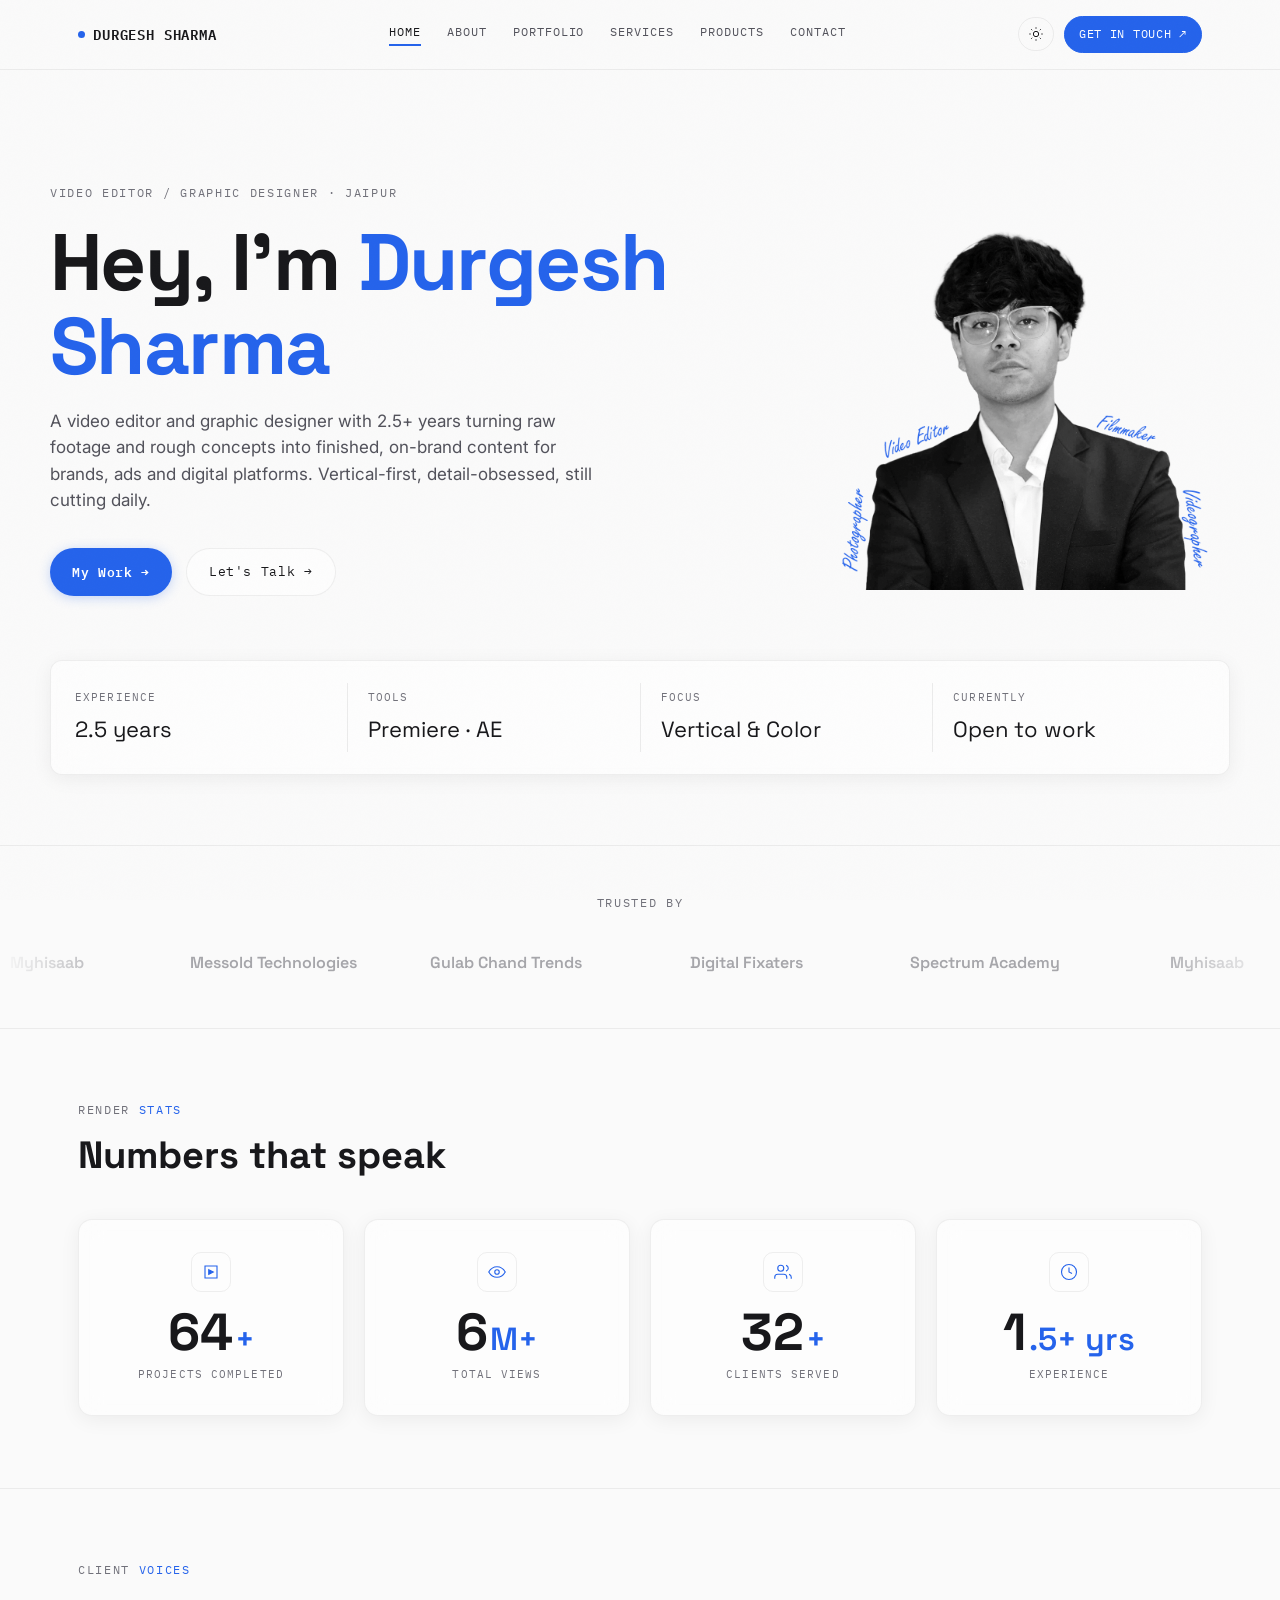
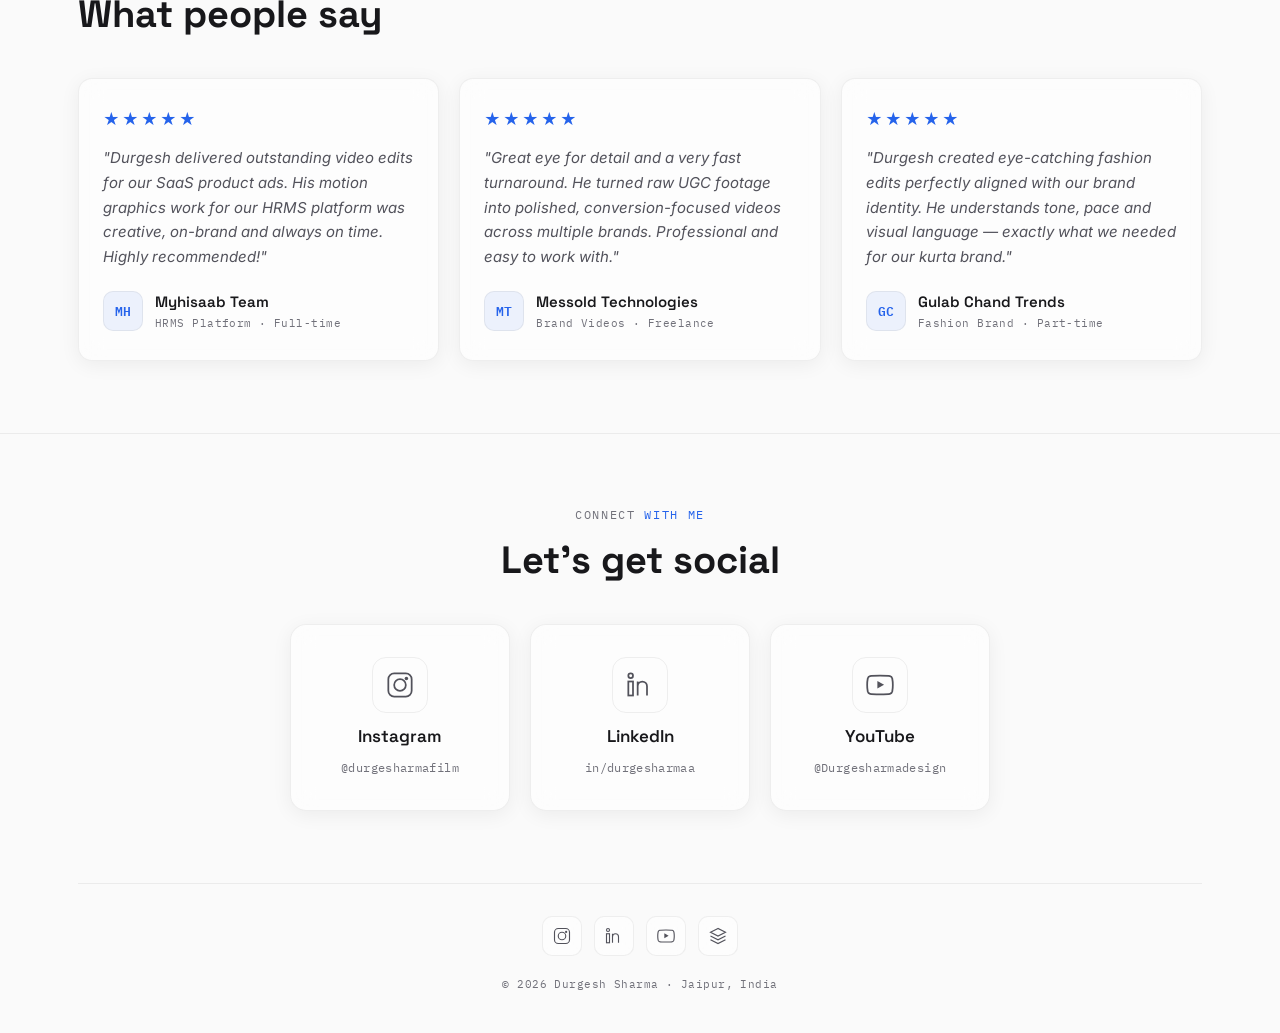
<file: index.html>
<!DOCTYPE html>
<html lang="en">
<head>
<meta charset="UTF-8">
<meta name="viewport" content="width=device-width, initial-scale=1.0">
<title>Durgesh Sharma — Video Editor &amp; Graphic Designer</title>
<meta name="description" content="Durgesh Sharma — video editor and graphic designer in Jaipur. Vertical-first storytelling, motion graphics, color grading and sound design.">
<link rel="preconnect" href="https://fonts.googleapis.com">
<link rel="preconnect" href="https://fonts.gstatic.com" crossorigin>
<link href="https://fonts.googleapis.com/css2?family=Space+Grotesk:wght@400;500;600;700&family=IBM+Plex+Mono:wght@400;500;600&family=Inter:wght@400;500;600&display=swap" rel="stylesheet">
<link rel="stylesheet" href="style.css">
</head>
<body>

<header class="nav">
  <div class="nav-inner">
    <a class="logo" href="index.html"><span class="dot"></span>DURGESH SHARMA</a>
    <nav class="links">
      <a href="index.html" class="active">Home</a>
      <a href="about.html">About</a>
      <a href="portfolio.html">Portfolio</a>
      <a href="services.html">Services</a>
      <a href="products.html">Products</a>
      <a href="contact.html">Contact</a>
    </nav>
    <div class="nav-controls">
      <button class="theme-toggle" id="theme-toggle" aria-label="Toggle light and dark theme">
        <svg class="icon-moon" viewBox="0 0 24 24" fill="none" stroke="currentColor" stroke-width="1.5"><path d="M21 12.79A9 9 0 1111.21 3 7 7 0 0021 12.79z"/></svg>
        <svg class="icon-sun" viewBox="0 0 24 24" fill="none" stroke="currentColor" stroke-width="1.5"><circle cx="12" cy="12" r="4"/><path d="M12 2v2M12 20v2M4.9 4.9l1.4 1.4M17.7 17.7l1.4 1.4M2 12h2M20 12h2M4.9 19.1l1.4-1.4M17.7 6.3l1.4-1.4"/></svg>
      </button>
      <a class="nav-cta" href="contact.html">Get in touch ↗</a>
      <button class="menu-toggle" aria-label="Toggle menu">☰</button>
    </div>
  </div>
</header>

<main>

  <!-- ===== HERO — name-first, reference-style ===== -->
  <section class="hero wrap" style="padding:100px 0 70px;">
    <div class="hero-layout">
      <div class="hero-copy">
        <div class="eyebrow">VIDEO EDITOR / GRAPHIC DESIGNER · JAIPUR</div>
        <h1 class="hero-heading">
          Hey, I'm <span class="hero-name">Durgesh Sharma</span>
        </h1>
        <p style="max-width:560px; font-size:17px; color:var(--body-text); margin:0 0 34px;">
          A video editor and graphic designer with 2.5+ years turning raw footage and rough concepts into finished, on-brand content for brands, ads and digital platforms. Vertical-first, detail-obsessed, still cutting daily.
        </p>
        <div style="display:flex; gap:14px; flex-wrap:wrap;">
          <a class="btn btn-solid" href="portfolio.html">My Work →</a>
          <a class="btn btn-ghost" href="contact.html">Let's Talk →</a>
        </div>
      </div>
      <div class="hero-visual">
        <div class="profile-photo-wrap home-profile-photo">
          <img src="assets/home page photo-transparent.png" alt="Durgesh Sharma" loading="eager">
        </div>
      </div>
    </div>

    <div class="panel reveal home-stats" style="display:flex; flex-wrap:wrap; gap:0; margin-top:50px;">
      <div style="flex:1; min-width:150px; padding:6px 20px 6px 0;">
        <div class="panel-title" style="border:none; padding:0; margin-bottom:6px;">Experience</div>
        <div style="font-family:var(--display); font-size:22px;">2.5 years</div>
      </div>
      <div style="flex:1; min-width:150px; padding:6px 20px; border-left:1px solid var(--line);">
        <div class="panel-title" style="border:none; padding:0; margin-bottom:6px;">Tools</div>
        <div style="font-family:var(--display); font-size:22px;">Premiere · AE</div>
      </div>
      <div style="flex:1; min-width:150px; padding:6px 20px; border-left:1px solid var(--line);">
        <div class="panel-title" style="border:none; padding:0; margin-bottom:6px;">Focus</div>
        <div style="font-family:var(--display); font-size:22px;">Vertical &amp; Color</div>
      </div>
      <div style="flex:1; min-width:150px; padding:6px 0 6px 20px; border-left:1px solid var(--line);">
        <div class="panel-title" style="border:none; padding:0; margin-bottom:6px;">Currently</div>
        <div style="font-family:var(--display); font-size:22px;">Open to work</div>
      </div>
    </div>
  </section>

  <!-- ===== COMPANY LOGOS MARQUEE ===== -->
  <section class="section" style="padding:48px 0; border-top:1px solid var(--glass-border);">
    <div class="wrap">
      <div class="eyebrow" style="text-align:center; margin-bottom:28px;">TRUSTED BY</div>
    </div>
    <div class="marquee-wrap">
      <div class="marquee-track">
        <!-- set 1 -->
        <div class="marquee-logo">
          <svg viewBox="0 0 120 40" fill="none"><text x="10" y="28" font-family="'Space Grotesk', sans-serif" font-size="16" font-weight="600" fill="currentColor">Myhisaab</text></svg>
        </div>
        <div class="marquee-logo">
          <svg viewBox="0 0 180 40" fill="none"><text x="10" y="28" font-family="'Space Grotesk', sans-serif" font-size="16" font-weight="600" fill="currentColor">Messold Technologies</text></svg>
        </div>
        <div class="marquee-logo">
          <svg viewBox="0 0 200 40" fill="none"><text x="10" y="28" font-family="'Space Grotesk', sans-serif" font-size="16" font-weight="600" fill="currentColor">Gulab Chand Trends</text></svg>
        </div>
        <div class="marquee-logo">
          <svg viewBox="0 0 160 40" fill="none"><text x="10" y="28" font-family="'Space Grotesk', sans-serif" font-size="16" font-weight="600" fill="currentColor">Digital Fixaters</text></svg>
        </div>
        <div class="marquee-logo">
          <svg viewBox="0 0 200 40" fill="none"><text x="10" y="28" font-family="'Space Grotesk', sans-serif" font-size="16" font-weight="600" fill="currentColor">Spectrum Academy</text></svg>
        </div>
        <!-- duplicate for seamless loop -->
        <div class="marquee-logo">
          <svg viewBox="0 0 120 40" fill="none"><text x="10" y="28" font-family="'Space Grotesk', sans-serif" font-size="16" font-weight="600" fill="currentColor">Myhisaab</text></svg>
        </div>
        <div class="marquee-logo">
          <svg viewBox="0 0 180 40" fill="none"><text x="10" y="28" font-family="'Space Grotesk', sans-serif" font-size="16" font-weight="600" fill="currentColor">Messold Technologies</text></svg>
        </div>
        <div class="marquee-logo">
          <svg viewBox="0 0 200 40" fill="none"><text x="10" y="28" font-family="'Space Grotesk', sans-serif" font-size="16" font-weight="600" fill="currentColor">Gulab Chand Trends</text></svg>
        </div>
        <div class="marquee-logo">
          <svg viewBox="0 0 160 40" fill="none"><text x="10" y="28" font-family="'Space Grotesk', sans-serif" font-size="16" font-weight="600" fill="currentColor">Digital Fixaters</text></svg>
        </div>
        <div class="marquee-logo">
          <svg viewBox="0 0 200 40" fill="none"><text x="10" y="28" font-family="'Space Grotesk', sans-serif" font-size="16" font-weight="600" fill="currentColor">Spectrum Academy</text></svg>
        </div>
      </div>
    </div>
  </section>

  <!-- ===== ANIMATED COUNTERS ===== -->
  <section class="section">
    <div class="wrap">
      <div class="sec-head reveal">
        <div><div class="eyebrow">RENDER <span class="tc">STATS</span></div><h2>Numbers that speak</h2></div>
      </div>
      <div class="counter-strip reveal" style="padding:0;">
        <div class="counter-item">
          <div class="counter-icon"><svg viewBox="0 0 24 24" fill="none" stroke="currentColor" stroke-width="1.5"><path d="M4 4h16v16H4z"/><path d="M9 9l6 3-6 3z" fill="currentColor"/></svg></div>
          <div class="counter-num"><span data-counter="100">0</span><span class="counter-suffix">+</span></div>
          <div class="counter-label">Projects Completed</div>
        </div>
        <div class="counter-item">
          <div class="counter-icon"><svg viewBox="0 0 24 24" fill="none" stroke="currentColor" stroke-width="1.5"><path d="M1 12s4-7 11-7 11 7 11 7-4 7-11 7S1 12 1 12z"/><circle cx="12" cy="12" r="3"/></svg></div>
          <div class="counter-num"><span data-counter="10">0</span><span class="counter-suffix">M+</span></div>
          <div class="counter-label">Total Views</div>
        </div>
        <div class="counter-item">
          <div class="counter-icon"><svg viewBox="0 0 24 24" fill="none" stroke="currentColor" stroke-width="1.5"><path d="M17 21v-2a4 4 0 00-4-4H5a4 4 0 00-4 4v2"/><circle cx="9" cy="7" r="4"/><path d="M23 21v-2a4 4 0 00-3-3.87M16 3.13a4 4 0 010 7.75"/></svg></div>
          <div class="counter-num"><span data-counter="50">0</span><span class="counter-suffix">+</span></div>
          <div class="counter-label">Clients Served</div>
        </div>
        <div class="counter-item">
          <div class="counter-icon"><svg viewBox="0 0 24 24" fill="none" stroke="currentColor" stroke-width="1.5"><circle cx="12" cy="12" r="10"/><path d="M12 6v6l4 2"/></svg></div>
          <div class="counter-num"><span data-counter="2">0</span><span class="counter-suffix">.5+ yrs</span></div>
          <div class="counter-label">Experience</div>
        </div>
      </div>
    </div>
  </section>

  <!-- ===== REVIEWS / TESTIMONIALS ===== -->
  <section class="section">
    <div class="wrap">
      <div class="sec-head reveal">
        <div><div class="eyebrow">CLIENT <span class="tc">VOICES</span></div><h2>What people say</h2></div>
      </div>
      <div class="reviews-grid reveal">

        <div class="review-card">
          <div class="review-stars">★★★★★</div>
          <p class="review-text">"Durgesh delivered outstanding video edits for our SaaS product ads. His motion graphics work for our HRMS platform was creative, on-brand and always on time. Highly recommended!"</p>
          <div class="review-author">
            <div class="review-avatar">MH</div>
            <div>
              <div class="review-name">Myhisaab Team</div>
              <div class="review-role">HRMS Platform · Full-time</div>
            </div>
          </div>
        </div>

        <div class="review-card">
          <div class="review-stars">★★★★★</div>
          <p class="review-text">"Great eye for detail and a very fast turnaround. He turned raw UGC footage into polished, conversion-focused videos across multiple brands. Professional and easy to work with."</p>
          <div class="review-author">
            <div class="review-avatar">MT</div>
            <div>
              <div class="review-name">Messold Technologies</div>
              <div class="review-role">Brand Videos · Freelance</div>
            </div>
          </div>
        </div>

        <div class="review-card">
          <div class="review-stars">★★★★★</div>
          <p class="review-text">"Durgesh created eye-catching fashion edits perfectly aligned with our brand identity. He understands tone, pace and visual language — exactly what we needed for our kurta brand."</p>
          <div class="review-author">
            <div class="review-avatar">GC</div>
            <div>
              <div class="review-name">Gulab Chand Trends</div>
              <div class="review-role">Fashion Brand · Part-time</div>
            </div>
          </div>
        </div>

      </div>
    </div>
  </section>

  <!-- ===== SOCIAL CONNECT (bigger icons) ===== -->
  <section class="section">
    <div class="wrap" style="text-align:center;">
      <div class="sec-head reveal" style="justify-content:center;">
        <div style="text-align:center;"><div class="eyebrow">CONNECT <span class="tc">WITH ME</span></div><h2>Let's get social</h2></div>
      </div>
      <div class="social-big-grid reveal">

        <a class="social-big-link" href="https://www.instagram.com/durgesharmafilm/" target="_blank" rel="noopener">
          <div class="social-big-icon">
            <svg viewBox="0 0 24 24" fill="none" stroke="currentColor" stroke-width="1.5"><rect x="2" y="2" width="20" height="20" rx="5"/><circle cx="12" cy="12" r="5"/><circle cx="17.5" cy="6.5" r="1.5" fill="currentColor" stroke="none"/></svg>
          </div>
          <span class="social-big-label">Instagram</span>
          <span class="social-big-handle">@durgesharmafilm</span>
        </a>

        <a class="social-big-link" href="https://www.linkedin.com/in/durgesharmaa/" target="_blank" rel="noopener">
          <div class="social-big-icon">
            <svg viewBox="0 0 24 24" fill="none" stroke="currentColor" stroke-width="1.5"><rect x="2" y="9" width="4" height="12"/><circle cx="4" cy="4" r="2"/><path d="M10 9v12M10 13a4 4 0 018 0v8"/></svg>
          </div>
          <span class="social-big-label">LinkedIn</span>
          <span class="social-big-handle">in/durgesharmaa</span>
        </a>

        <a class="social-big-link" href="https://www.youtube.com/@Durgesharmadesign" target="_blank" rel="noopener">
          <div class="social-big-icon">
            <svg viewBox="0 0 24 24" fill="none" stroke="currentColor" stroke-width="1.5"><path d="M22.5 6.4a2.8 2.8 0 00-2-2C18.9 4 12 4 12 4s-6.9 0-8.5.4a2.8 2.8 0 00-2 2A29.3 29.3 0 001 12a29.3 29.3 0 00.5 5.6 2.8 2.8 0 002 2c1.6.4 8.5.4 8.5.4s6.9 0 8.5-.4a2.8 2.8 0 002-2A29.3 29.3 0 0023 12a29.3 29.3 0 00-.5-5.6z"/><path d="M9.75 15.02l5.75-3.27-5.75-3.27v6.54z" fill="currentColor" stroke="none"/></svg>
          </div>
          <span class="social-big-label">YouTube</span>
          <span class="social-big-handle">@Durgesharmadesign</span>
        </a>

      </div>
    </div>
  </section>

</main>

<footer class="footer-enhanced">
  <div class="footer-inner">
    <div class="footer-divider"></div>
    <div class="footer-socials">
      <div class="social-bar">
        <a class="social-link" href="https://www.instagram.com/durgesharmafilm/" target="_blank" rel="noopener" aria-label="Instagram"><svg viewBox="0 0 24 24" fill="none" stroke="currentColor" stroke-width="1.5"><rect x="2" y="2" width="20" height="20" rx="5"/><circle cx="12" cy="12" r="5"/><circle cx="17.5" cy="6.5" r="1.5" fill="currentColor" stroke="none"/></svg></a>
        <a class="social-link" href="https://www.linkedin.com/in/durgesharmaa/" target="_blank" rel="noopener" aria-label="LinkedIn"><svg viewBox="0 0 24 24" fill="none" stroke="currentColor" stroke-width="1.5"><rect x="2" y="9" width="4" height="12"/><circle cx="4" cy="4" r="2"/><path d="M10 9v12M10 13a4 4 0 018 0v8"/></svg></a>
        <a class="social-link" href="https://www.youtube.com/@Durgesharmadesign" target="_blank" rel="noopener" aria-label="YouTube"><svg viewBox="0 0 24 24" fill="none" stroke="currentColor" stroke-width="1.5"><path d="M22.5 6.4a2.8 2.8 0 00-2-2C18.9 4 12 4 12 4s-6.9 0-8.5.4a2.8 2.8 0 00-2 2A29.3 29.3 0 001 12a29.3 29.3 0 00.5 5.6 2.8 2.8 0 002 2c1.6.4 8.5.4 8.5.4s6.9 0 8.5-.4a2.8 2.8 0 002-2A29.3 29.3 0 0023 12a29.3 29.3 0 00-.5-5.6z"/><path d="M9.75 15.02l5.75-3.27-5.75-3.27v6.54z" fill="currentColor" stroke="none"/></svg></a>
        <a class="social-link" href="https://durgesharma.myportfolio.com/" target="_blank" rel="noopener" aria-label="Adobe Portfolio"><svg viewBox="0 0 24 24" fill="none" stroke="currentColor" stroke-width="1.5"><path d="M12 2L2 7l10 5 10-5-10-5z"/><path d="M2 17l10 5 10-5"/><path d="M2 12l10 5 10-5"/></svg></a>
      </div>
    </div>
    <div class="footer-text">© <span class="yr"></span> Durgesh Sharma · Jaipur, India</div>
  </div>
</footer>

<script src="script.js"></script>
</body>
</html>
</file>
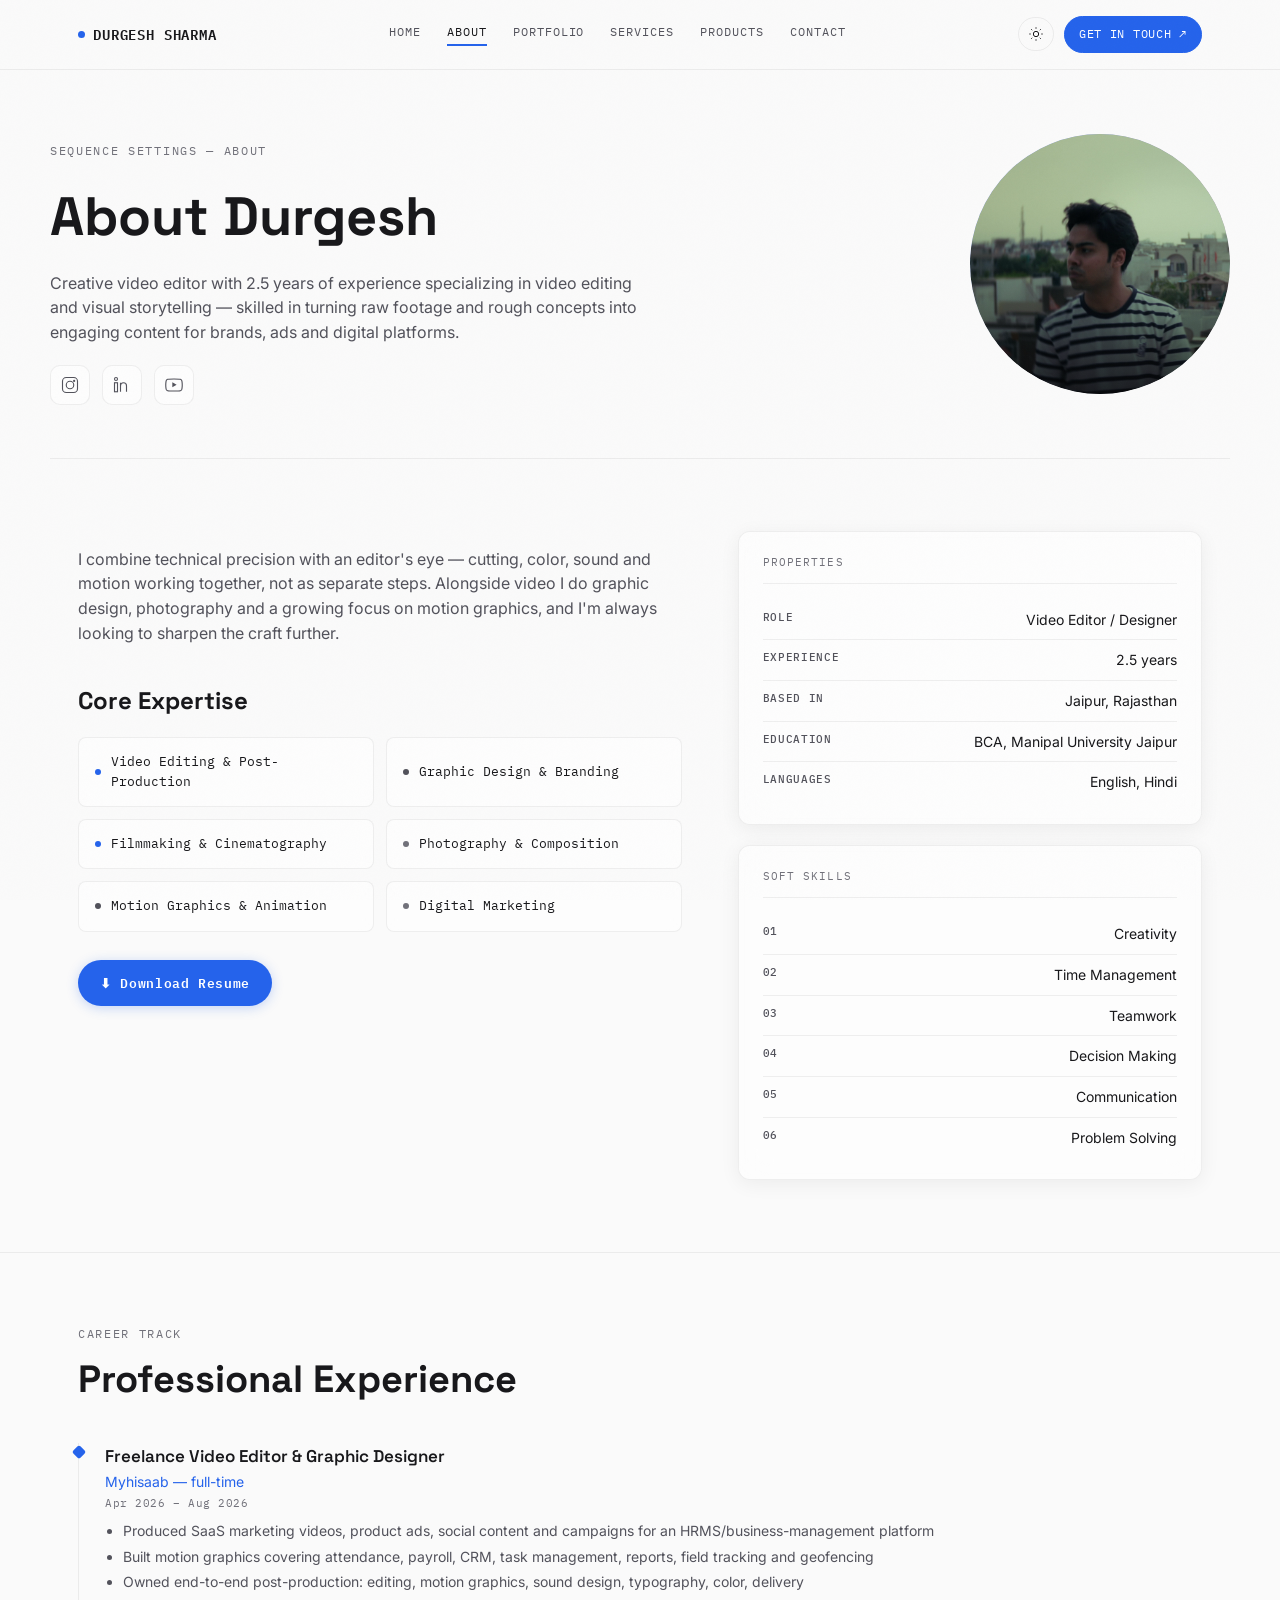
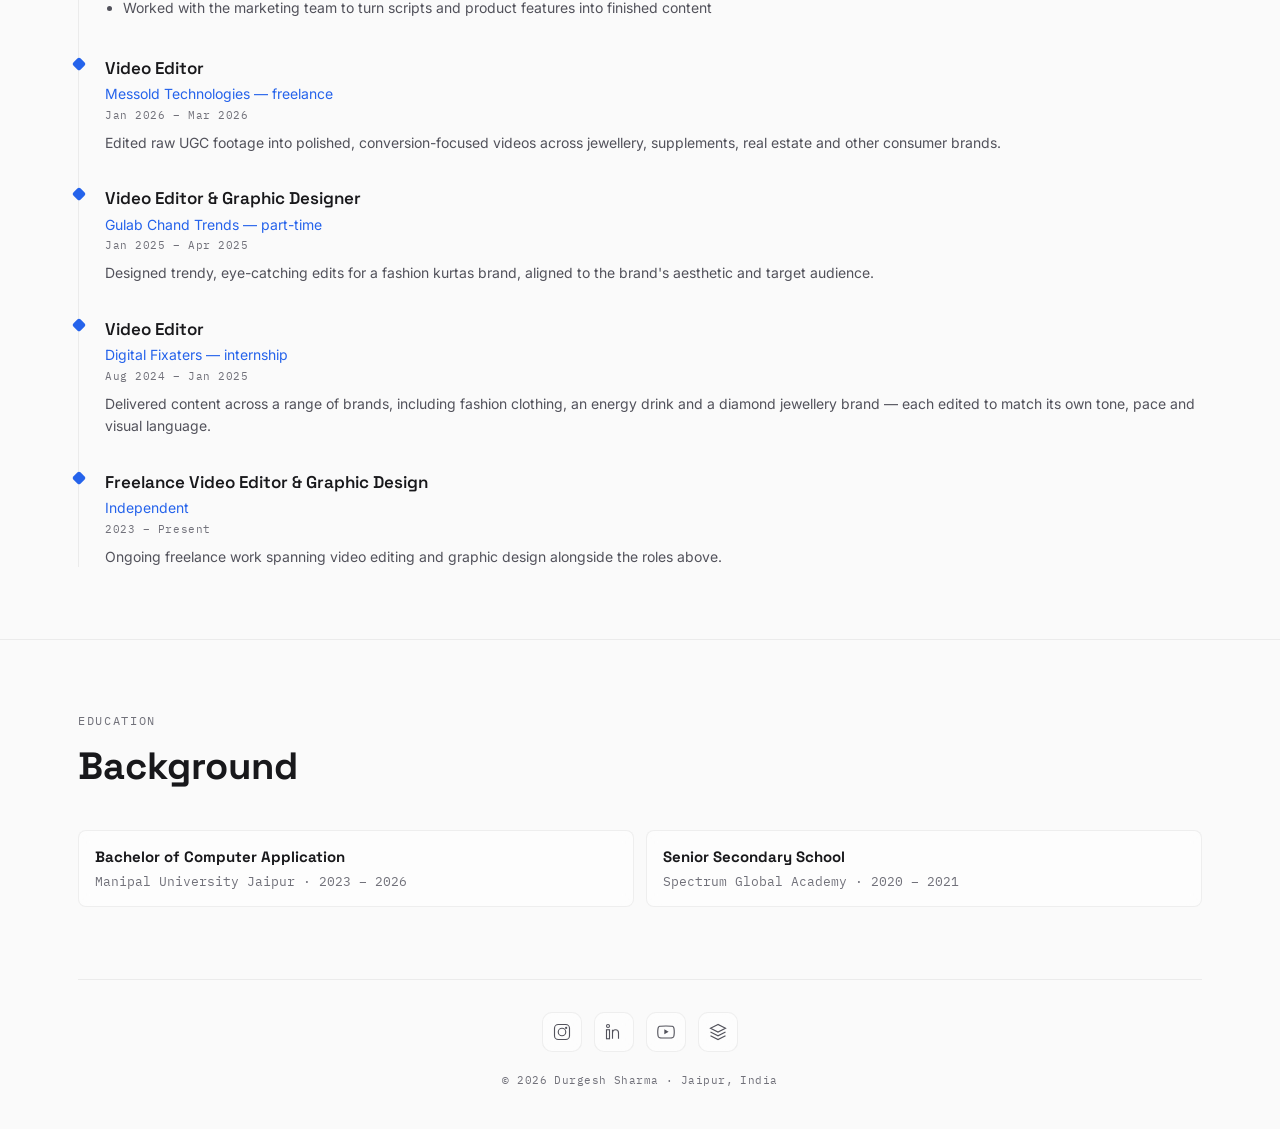
<file: about.html>
<!DOCTYPE html>
<html lang="en">
<head>
<meta charset="UTF-8">
<meta name="viewport" content="width=device-width, initial-scale=1.0">
<title>About — Durgesh Sharma</title>
<link rel="preconnect" href="https://fonts.googleapis.com">
<link rel="preconnect" href="https://fonts.gstatic.com" crossorigin>
<link href="https://fonts.googleapis.com/css2?family=Space+Grotesk:wght@400;500;600;700&family=IBM+Plex+Mono:wght@400;500;600&family=Inter:wght@400;500;600&display=swap" rel="stylesheet">
<link rel="stylesheet" href="style.css">
</head>
<body>

<header class="nav">
  <div class="nav-inner">
    <a class="logo" href="index.html"><span class="dot"></span>DURGESH SHARMA</a>
    <nav class="links">
      <a href="index.html">Home</a>
      <a href="about.html" class="active">About</a>
      <a href="portfolio.html">Portfolio</a>
      <a href="services.html">Services</a>
      <a href="products.html">Products</a>
      <a href="contact.html">Contact</a>
    </nav>
    <div class="nav-controls">
      <button class="theme-toggle" id="theme-toggle" aria-label="Toggle light and dark theme">
        <svg class="icon-moon" viewBox="0 0 24 24" fill="none" stroke="currentColor" stroke-width="1.5"><path d="M21 12.79A9 9 0 1111.21 3 7 7 0 0021 12.79z"/></svg>
        <svg class="icon-sun" viewBox="0 0 24 24" fill="none" stroke="currentColor" stroke-width="1.5"><circle cx="12" cy="12" r="4"/><path d="M12 2v2M12 20v2M4.9 4.9l1.4 1.4M17.7 17.7l1.4 1.4M2 12h2M20 12h2M4.9 19.1l1.4-1.4M17.7 6.3l1.4-1.4"/></svg>
      </button>
      <a class="nav-cta" href="contact.html">Get in touch ↗</a>
      <button class="menu-toggle" aria-label="Toggle menu">☰</button>
    </div>
  </div>
</header>

<main>
  <section class="page-hero wrap" style="display:flex; gap:40px; align-items:center; flex-wrap:wrap;">
    <div style="flex:1; min-width:280px;">
      <div class="eyebrow">SEQUENCE SETTINGS — ABOUT</div>
      <h1>About Durgesh</h1>
      <p>Creative video editor with 2.5 years of experience specializing in video editing and visual storytelling — skilled in turning raw footage and rough concepts into engaging content for brands, ads and digital platforms.</p>
      <div class="social-bar" style="justify-content:flex-start; margin-top:20px;">
        <a class="social-link" href="https://www.instagram.com/durgesharmafilm/" target="_blank" rel="noopener" aria-label="Instagram"><svg viewBox="0 0 24 24" fill="none" stroke="currentColor" stroke-width="1.5"><rect x="2" y="2" width="20" height="20" rx="5"/><circle cx="12" cy="12" r="5"/><circle cx="17.5" cy="6.5" r="1.5" fill="currentColor" stroke="none"/></svg></a>
        <a class="social-link" href="https://www.linkedin.com/in/durgesharmaa/" target="_blank" rel="noopener" aria-label="LinkedIn"><svg viewBox="0 0 24 24" fill="none" stroke="currentColor" stroke-width="1.5"><rect x="2" y="9" width="4" height="12"/><circle cx="4" cy="4" r="2"/><path d="M10 9v12M10 13a4 4 0 018 0v8"/></svg></a>
        <a class="social-link" href="https://www.youtube.com/@Durgesharmadesign" target="_blank" rel="noopener" aria-label="YouTube"><svg viewBox="0 0 24 24" fill="none" stroke="currentColor" stroke-width="1.5"><path d="M22.5 6.4a2.8 2.8 0 00-2-2C18.9 4 12 4 12 4s-6.9 0-8.5.4a2.8 2.8 0 00-2 2A29.3 29.3 0 001 12a29.3 29.3 0 00.5 5.6 2.8 2.8 0 002 2c1.6.4 8.5.4 8.5.4s6.9 0 8.5-.4a2.8 2.8 0 002-2A29.3 29.3 0 0023 12a29.3 29.3 0 00-.5-5.6z"/><path d="M9.75 15.02l5.75-3.27-5.75-3.27v6.54z" fill="currentColor" stroke="none"/></svg></a>
      </div>
    </div>
    <div style="flex:0 0 auto;">
      <div class="profile-photo-wrap circle" style="max-width:260px;">
        <img src="assets/about page photo.png" alt="Durgesh Sharma" loading="eager">
        <div class="photo-overlay"></div>
      </div>
    </div>
  </section>

  <section class="section">
    <div class="wrap about-grid">
      <div class="reveal">
        <div class="about-bio">
          <p style="color:var(--body-text); font-size:16px;">I combine technical precision with an editor's eye — cutting, color, sound and motion working together, not as separate steps. Alongside video I do graphic design, photography and a growing focus on motion graphics, and I'm always looking to sharpen the craft further.</p>
        </div>

        <h2 style="font-family:var(--display); font-size:24px; margin:36px 0 18px;">Core Expertise</h2>
        <div class="chip-grid">
          <div class="chip"><span class="dot c-ember"></span>Video Editing &amp; Post-Production</div>
          <div class="chip"><span class="dot c-teal"></span>Graphic Design &amp; Branding</div>
          <div class="chip"><span class="dot c-ember"></span>Filmmaking &amp; Cinematography</div>
          <div class="chip"><span class="dot c-amber"></span>Photography &amp; Composition</div>
          <div class="chip"><span class="dot c-teal"></span>Motion Graphics &amp; Animation</div>
          <div class="chip"><span class="dot c-amber"></span>Digital Marketing</div>
        </div>

        <a class="btn btn-solid" style="margin-top:28px;" href="assets/durgesh resume (2026).pdf" download>⬇ Download Resume</a>
      </div>

      <div class="reveal">
        <div class="panel" style="margin-bottom:20px;">
          <div class="panel-title">Properties</div>
          <div class="kv"><span class="k">Role</span><span class="v">Video Editor / Designer</span></div>
          <div class="kv"><span class="k">Experience</span><span class="v">2.5 years</span></div>
          <div class="kv"><span class="k">Based in</span><span class="v">Jaipur, Rajasthan</span></div>
          <div class="kv"><span class="k">Education</span><span class="v">BCA, Manipal University Jaipur</span></div>
          <div class="kv"><span class="k">Languages</span><span class="v">English, Hindi</span></div>
        </div>
        <div class="panel">
          <div class="panel-title">Soft Skills</div>
          <div class="kv"><span class="k">01</span><span class="v">Creativity</span></div>
          <div class="kv"><span class="k">02</span><span class="v">Time Management</span></div>
          <div class="kv"><span class="k">03</span><span class="v">Teamwork</span></div>
          <div class="kv"><span class="k">04</span><span class="v">Decision Making</span></div>
          <div class="kv"><span class="k">05</span><span class="v">Communication</span></div>
          <div class="kv"><span class="k">06</span><span class="v">Problem Solving</span></div>
        </div>
      </div>
    </div>
  </section>

  <section class="section">
    <div class="wrap">
      <div class="sec-head reveal">
        <div>
          <div class="eyebrow">CAREER TRACK</div>
          <h2>Professional Experience</h2>
        </div>
      </div>
      <div class="timeline reveal">
        <div class="tl-item">
          <div class="role">Freelance Video Editor &amp; Graphic Designer</div>
          <div class="org">Myhisaab — full-time</div>
          <div class="date">Apr 2026 – Aug 2026</div>
          <ul>
            <li>Produced SaaS marketing videos, product ads, social content and campaigns for an HRMS/business-management platform</li>
            <li>Built motion graphics covering attendance, payroll, CRM, task management, reports, field tracking and geofencing</li>
            <li>Owned end-to-end post-production: editing, motion graphics, sound design, typography, color, delivery</li>
            <li>Worked with the marketing team to turn scripts and product features into finished content</li>
          </ul>
        </div>
        <div class="tl-item">
          <div class="role">Video Editor</div>
          <div class="org">Messold Technologies — freelance</div>
          <div class="date">Jan 2026 – Mar 2026</div>
          <p>Edited raw UGC footage into polished, conversion-focused videos across jewellery, supplements, real estate and other consumer brands.</p>
        </div>
        <div class="tl-item">
          <div class="role">Video Editor &amp; Graphic Designer</div>
          <div class="org">Gulab Chand Trends — part-time</div>
          <div class="date">Jan 2025 – Apr 2025</div>
          <p>Designed trendy, eye-catching edits for a fashion kurtas brand, aligned to the brand's aesthetic and target audience.</p>
        </div>
        <div class="tl-item">
          <div class="role">Video Editor</div>
          <div class="org">Digital Fixaters — internship</div>
          <div class="date">Aug 2024 – Jan 2025</div>
          <p>Delivered content across a range of brands, including fashion clothing, an energy drink and a diamond jewellery brand — each edited to match its own tone, pace and visual language.</p>
        </div>
        <div class="tl-item">
          <div class="role">Freelance Video Editor &amp; Graphic Design</div>
          <div class="org">Independent</div>
          <div class="date">2023 – Present</div>
          <p>Ongoing freelance work spanning video editing and graphic design alongside the roles above.</p>
        </div>
      </div>
    </div>
  </section>

  <section class="section">
    <div class="wrap">
      <div class="sec-head reveal"><div><div class="eyebrow">Education</div><h2>Background</h2></div></div>
      <div class="chip-grid reveal">
        <div class="chip" style="align-items:flex-start; flex-direction:column; gap:4px;">
          <strong style="font-family:var(--display); font-size:15px;">Bachelor of Computer Application</strong>
          <span style="color:var(--steel);">Manipal University Jaipur · 2023 – 2026</span>
        </div>
        <div class="chip" style="align-items:flex-start; flex-direction:column; gap:4px;">
          <strong style="font-family:var(--display); font-size:15px;">Senior Secondary School</strong>
          <span style="color:var(--steel);">Spectrum Global Academy · 2020 – 2021</span>
        </div>
      </div>
    </div>
  </section>
</main>

<footer class="footer-enhanced">
  <div class="footer-inner">
    <div class="footer-divider"></div>
    <div class="footer-socials">
      <div class="social-bar">
        <a class="social-link" href="https://www.instagram.com/durgesharmafilm/" target="_blank" rel="noopener" aria-label="Instagram"><svg viewBox="0 0 24 24" fill="none" stroke="currentColor" stroke-width="1.5"><rect x="2" y="2" width="20" height="20" rx="5"/><circle cx="12" cy="12" r="5"/><circle cx="17.5" cy="6.5" r="1.5" fill="currentColor" stroke="none"/></svg></a>
        <a class="social-link" href="https://www.linkedin.com/in/durgesharmaa/" target="_blank" rel="noopener" aria-label="LinkedIn"><svg viewBox="0 0 24 24" fill="none" stroke="currentColor" stroke-width="1.5"><rect x="2" y="9" width="4" height="12"/><circle cx="4" cy="4" r="2"/><path d="M10 9v12M10 13a4 4 0 018 0v8"/></svg></a>
        <a class="social-link" href="https://www.youtube.com/@Durgesharmadesign" target="_blank" rel="noopener" aria-label="YouTube"><svg viewBox="0 0 24 24" fill="none" stroke="currentColor" stroke-width="1.5"><path d="M22.5 6.4a2.8 2.8 0 00-2-2C18.9 4 12 4 12 4s-6.9 0-8.5.4a2.8 2.8 0 00-2 2A29.3 29.3 0 001 12a29.3 29.3 0 00.5 5.6 2.8 2.8 0 002 2c1.6.4 8.5.4 8.5.4s6.9 0 8.5-.4a2.8 2.8 0 002-2A29.3 29.3 0 0023 12a29.3 29.3 0 00-.5-5.6z"/><path d="M9.75 15.02l5.75-3.27-5.75-3.27v6.54z" fill="currentColor" stroke="none"/></svg></a>
        <a class="social-link" href="https://durgesharma.myportfolio.com/" target="_blank" rel="noopener" aria-label="Adobe Portfolio"><svg viewBox="0 0 24 24" fill="none" stroke="currentColor" stroke-width="1.5"><path d="M12 2L2 7l10 5 10-5-10-5z"/><path d="M2 17l10 5 10-5"/><path d="M2 12l10 5 10-5"/></svg></a>
      </div>
    </div>
    <div class="footer-text">© <span class="yr"></span> Durgesh Sharma · Jaipur, India</div>
  </div>
</footer>

<script src="script.js"></script>
</body>
</html>
</file>
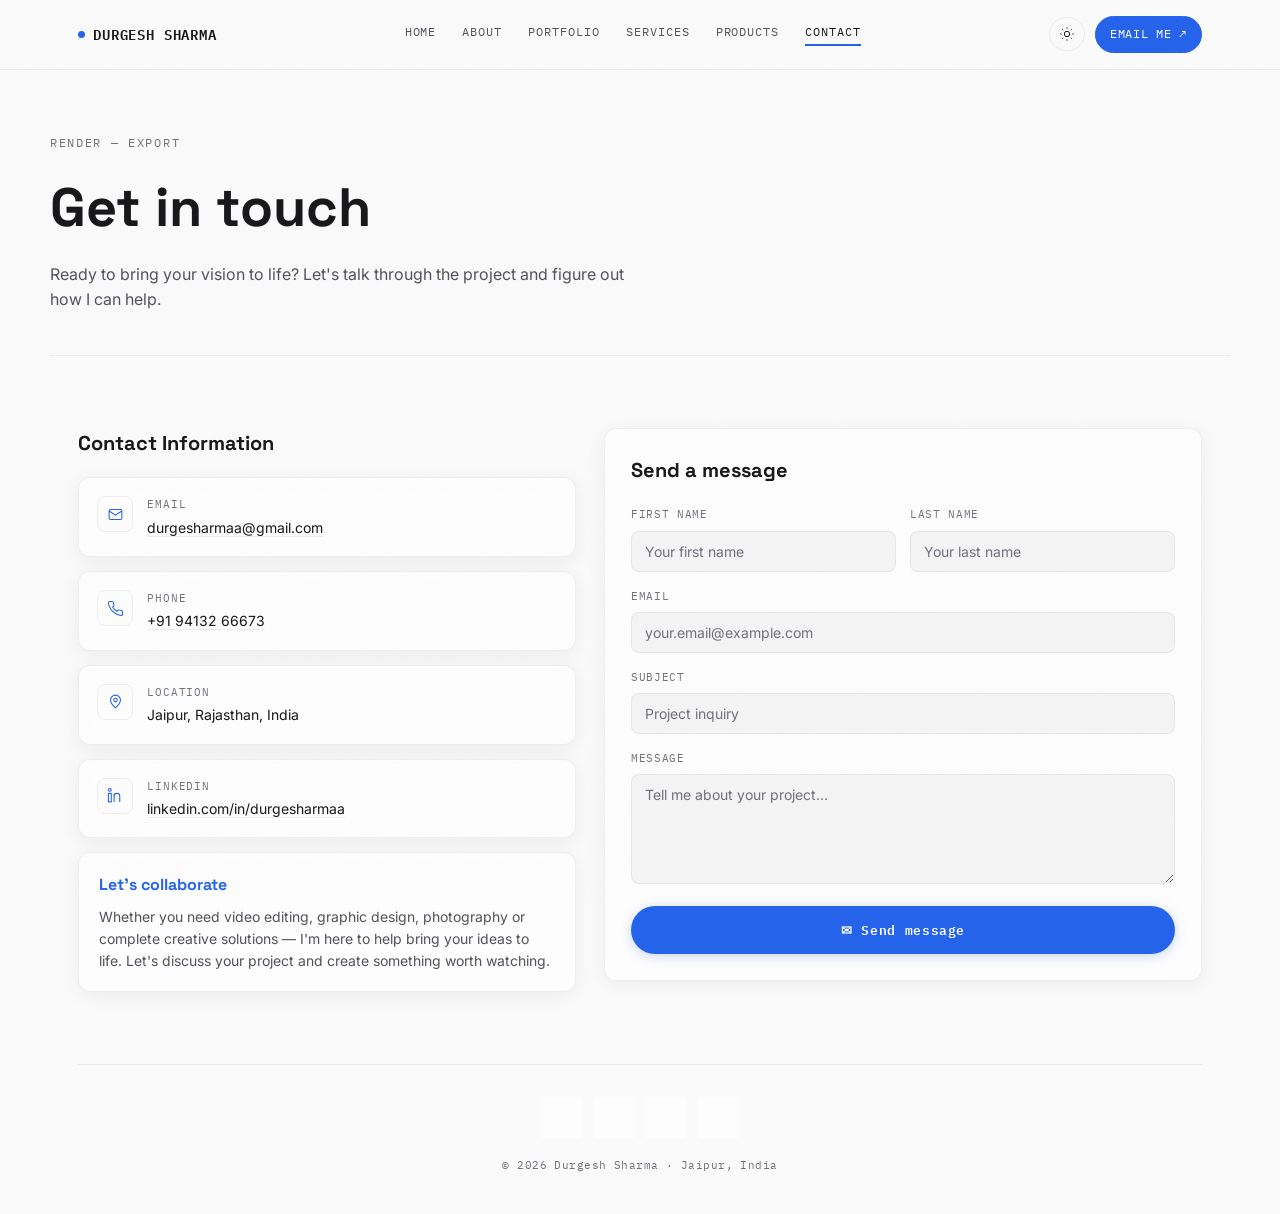
<file: contact.html>
<!DOCTYPE html>
<html lang="en">
<head>
<meta charset="UTF-8">
<meta name="viewport" content="width=device-width, initial-scale=1.0">
<title>Contact — Durgesh Sharma</title>
<link rel="preconnect" href="https://fonts.googleapis.com">
<link rel="preconnect" href="https://fonts.gstatic.com" crossorigin>
<link href="https://fonts.googleapis.com/css2?family=Space+Grotesk:wght@400;500;600;700&family=IBM+Plex+Mono:wght@400;500;600&family=Inter:wght@400;500;600&display=swap" rel="stylesheet">
<link rel="stylesheet" href="style.css">
</head>
<body>

<header class="nav">
  <div class="nav-inner">
    <a class="logo" href="index.html"><span class="dot"></span>DURGESH SHARMA</a>
    <nav class="links">
      <a href="index.html">Home</a>
      <a href="about.html">About</a>
      <a href="portfolio.html">Portfolio</a>
      <a href="services.html">Services</a>
      <a href="products.html">Products</a>
      <a href="contact.html" class="active">Contact</a>
    </nav>
    <div class="nav-controls">
      <button class="theme-toggle" id="theme-toggle" aria-label="Toggle light and dark theme">
        <svg class="icon-moon" viewBox="0 0 24 24" fill="none" stroke="currentColor" stroke-width="1.5"><path d="M21 12.79A9 9 0 1111.21 3 7 7 0 0021 12.79z"/></svg>
        <svg class="icon-sun" viewBox="0 0 24 24" fill="none" stroke="currentColor" stroke-width="1.5"><circle cx="12" cy="12" r="4"/><path d="M12 2v2M12 20v2M4.9 4.9l1.4 1.4M17.7 17.7l1.4 1.4M2 12h2M20 12h2M4.9 19.1l1.4-1.4M17.7 6.3l1.4-1.4"/></svg>
      </button>
      <a class="nav-cta" href="mailto:durgeshsharma96100@gmail.com">Email me ↗</a>
      <button class="menu-toggle" aria-label="Toggle menu">☰</button>
    </div>
  </div>
</header>

<main>
  <section class="page-hero wrap">
    <div class="eyebrow">RENDER — EXPORT</div>
    <h1>Get in touch</h1>
    <p>Ready to bring your vision to life? Let's talk through the project and figure out how I can help.</p>
  </section>

  <section class="section">
    <div class="wrap contact-grid">
      <div class="reveal">
        <h2 style="font-family:var(--display); font-size:20px; margin:0 0 18px;">Contact Information</h2>

        <div class="info-card">
          <div class="icon"><svg viewBox="0 0 24 24" fill="none" stroke="currentColor" stroke-width="1.5"><rect x="3" y="5" width="18" height="14" rx="2"/><path d="M3 7l9 6 9-6"/></svg></div>
          <div><div class="lbl">Email</div><div class="val"><a href="mailto:durgeshsharma96100@gmail.com">durgesharmaa@gmail.com</a></div></div>
        </div>

        <div class="info-card">
          <div class="icon"><svg viewBox="0 0 24 24" fill="none" stroke="currentColor" stroke-width="1.5"><path d="M22 16.9v3a2 2 0 01-2.2 2 19.8 19.8 0 01-8.6-3.1 19.5 19.5 0 01-6-6A19.8 19.8 0 012.1 4.2 2 2 0 014.1 2h3a2 2 0 012 1.7c.1.9.3 1.8.6 2.7a2 2 0 01-.4 2.1L8 9.9a16 16 0 006 6l1.4-1.3a2 2 0 012.1-.4c.9.3 1.8.5 2.7.6a2 2 0 011.8 2z"/></svg></div>
          <div><div class="lbl">Phone</div><div class="val"><a href="tel:+919413266673">+91 94132 66673</a></div></div>
        </div>

        <div class="info-card">
          <div class="icon"><svg viewBox="0 0 24 24" fill="none" stroke="currentColor" stroke-width="1.5"><path d="M12 21s-7-6.1-7-11a7 7 0 0114 0c0 4.9-7 11-7 11z"/><circle cx="12" cy="10" r="2.5"/></svg></div>
          <div><div class="lbl">Location</div><div class="val">Jaipur, Rajasthan, India</div></div>
        </div>

        <div class="info-card">
          <div class="icon"><svg viewBox="0 0 24 24" fill="none" stroke="currentColor" stroke-width="1.5"><rect x="2" y="9" width="4" height="12"/><circle cx="4" cy="4" r="2"/><path d="M10 9v12M10 13a4 4 0 018 0v8"/></svg></div>
          <div><div class="lbl">LinkedIn</div><div class="val"><a href="https://www.linkedin.com/in/durgesharmaa/" target="_blank" rel="noopener">linkedin.com/in/durgesharmaa</a></div></div>
        </div>

        <div class="collab-panel">
          <h3>Let's collaborate</h3>
          <p>Whether you need video editing, graphic design, photography or complete creative solutions — I'm here to help bring your ideas to life. Let's discuss your project and create something worth watching.</p>
        </div>
      </div>

      <div class="reveal">
        <div class="form-panel">
          <h2 style="font-family:var(--display); font-size:20px; margin:0 0 20px;">Send a message</h2>
          <form id="contact-form">
            <input type="hidden" name="access_key" value="9dd1668f-88bc-47f4-affc-0f702cd8959a">
            <div class="form-row">
              <div class="field"><label for="first">First name</label><input id="first" name="first" type="text" placeholder="Your first name" required></div>
              <div class="field"><label for="last">Last name</label><input id="last" name="last" type="text" placeholder="Your last name"></div>
            </div>
            <div class="field"><label for="email">Email</label><input id="email" name="email" type="email" placeholder="your.email@example.com" required></div>
            <div class="field"><label for="subject">Subject</label><input id="subject" name="subject" type="text" placeholder="Project inquiry"></div>
            <div class="field"><label for="message">Message</label><textarea id="message" name="message" placeholder="Tell me about your project…" required></textarea></div>
            <button type="submit" class="btn btn-solid" style="width:100%; justify-content:center;">✉ Send message</button>
            <div class="form-msg" id="form-msg"></div>
          </form>
        </div>
      </div>
    </div>
  </section>
</main>

<footer class="footer-enhanced">
  <div class="footer-inner">
    <div class="footer-divider"></div>
    <div class="footer-socials">
      <div class="social-bar">
        <a class="social-link" href="https://www.instagram.com/durgesharmafilm/" target="_blank" rel="noopener" aria-label="Instagram"><svg viewBox="0 0 24 24" fill="none" stroke="currentColor" stroke-width="1.5"><rect x="2" y="2" width="20" height="20" rx="5"/><circle cx="12" cy="12" r="5"/><circle cx="17.5" cy="6.5" r="1.5" fill="currentColor" stroke="none"/></svg></a>
        <a class="social-link" href="https://www.linkedin.com/in/durgesharmaa/" target="_blank" rel="noopener" aria-label="LinkedIn"><svg viewBox="0 0 24 24" fill="none" stroke="currentColor" stroke-width="1.5"><rect x="2" y="9" width="4" height="12"/><circle cx="4" cy="4" r="2"/><path d="M10 9v12M10 13a4 4 0 018 0v8"/></svg></a>
        <a class="social-link" href="https://www.youtube.com/@Durgesharmadesign" target="_blank" rel="noopener" aria-label="YouTube"><svg viewBox="0 0 24 24" fill="none" stroke="currentColor" stroke-width="1.5"><path d="M22.5 6.4a2.8 2.8 0 00-2-2C18.9 4 12 4 12 4s-6.9 0-8.5.4a2.8 2.8 0 00-2 2A29.3 29.3 0 001 12a29.3 29.3 0 00.5 5.6 2.8 2.8 0 002 2c1.6.4 8.5.4 8.5.4s6.9 0 8.5-.4a2.8 2.8 0 002-2A29.3 29.3 0 0023 12a29.3 29.3 0 00-.5-5.6z"/><path d="M9.75 15.02l5.75-3.27-5.75-3.27v6.54z" fill="currentColor" stroke="none"/></svg></a>
        <a class="social-link" href="https://durgesharma.myportfolio.com/" target="_blank" rel="noopener" aria-label="Adobe Portfolio"><svg viewBox="0 0 24 24" fill="none" stroke="currentColor" stroke-width="1.5"><path d="M12 2L2 7l10 5 10-5-10-5z"/><path d="M2 17l10 5 10-5"/><path d="M2 12l10 5 10-5"/></svg></a>
      </div>
    </div>
    <div class="footer-text">© <span class="yr"></span> Durgesh Sharma · Jaipur, India</div>
  </div>
</footer>

<script src="script.js"></script>
</body>
</html>
</file>
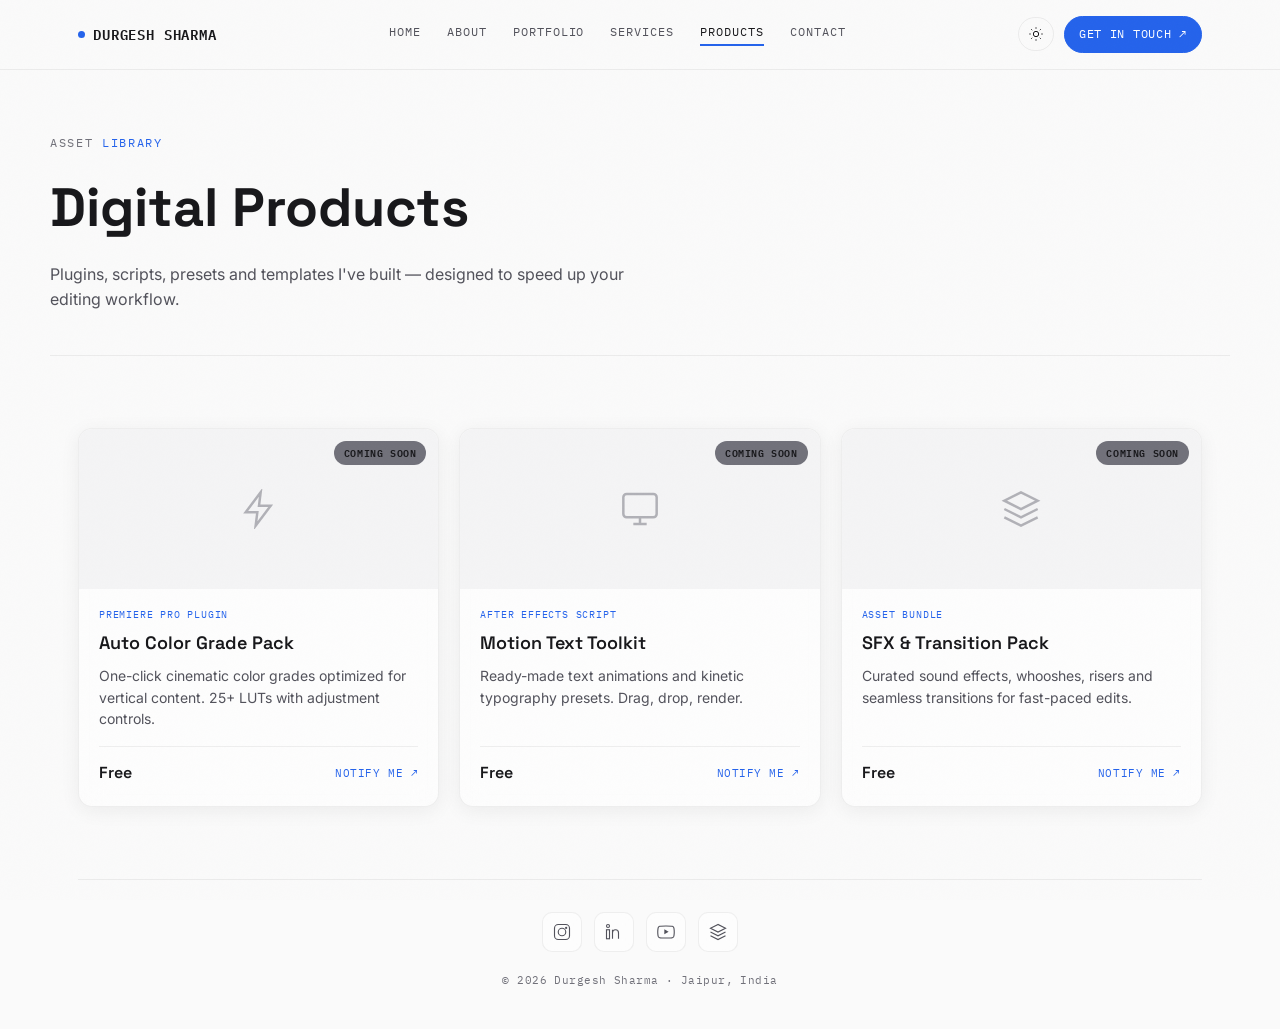
<file: products.html>
<!DOCTYPE html>
<html lang="en">
<head>
<meta charset="UTF-8">
<meta name="viewport" content="width=device-width, initial-scale=1.0">
<title>Products — Durgesh Sharma</title>
<meta name="description" content="Plugins, scripts, presets and templates by Durgesh Sharma — designed to speed up your editing workflow.">
<link rel="preconnect" href="https://fonts.googleapis.com">
<link rel="preconnect" href="https://fonts.gstatic.com" crossorigin>
<link href="https://fonts.googleapis.com/css2?family=Space+Grotesk:wght@400;500;600;700&family=IBM+Plex+Mono:wght@400;500;600&family=Inter:wght@400;500;600&display=swap" rel="stylesheet">
<link rel="stylesheet" href="style.css">
</head>
<body>

<header class="nav">
  <div class="nav-inner">
    <a class="logo" href="index.html"><span class="dot"></span>DURGESH SHARMA</a>
    <nav class="links">
      <a href="index.html">Home</a>
      <a href="about.html">About</a>
      <a href="portfolio.html">Portfolio</a>
      <a href="services.html">Services</a>
      <a href="products.html" class="active">Products</a>
      <a href="contact.html">Contact</a>
    </nav>
    <div class="nav-controls">
      <button class="theme-toggle" id="theme-toggle" aria-label="Toggle light and dark theme">
        <svg class="icon-moon" viewBox="0 0 24 24" fill="none" stroke="currentColor" stroke-width="1.5"><path d="M21 12.79A9 9 0 1111.21 3 7 7 0 0021 12.79z"/></svg>
        <svg class="icon-sun" viewBox="0 0 24 24" fill="none" stroke="currentColor" stroke-width="1.5"><circle cx="12" cy="12" r="4"/><path d="M12 2v2M12 20v2M4.9 4.9l1.4 1.4M17.7 17.7l1.4 1.4M2 12h2M20 12h2M4.9 19.1l1.4-1.4M17.7 6.3l1.4-1.4"/></svg>
      </button>
      <a class="nav-cta" href="contact.html">Get in touch ↗</a>
      <button class="menu-toggle" aria-label="Toggle menu">☰</button>
    </div>
  </div>
</header>

<main>
  <section class="page-hero wrap">
    <div class="eyebrow">ASSET <span class="tc">LIBRARY</span></div>
    <h1>Digital Products</h1>
    <p>Plugins, scripts, presets and templates I've built — designed to speed up your editing workflow.</p>
  </section>

  <section class="section">
    <div class="wrap">
      <div class="products-grid reveal">
        <div class="product-card">
          <div class="product-thumb">
            <svg viewBox="0 0 24 24" fill="none" stroke="currentColor" stroke-width="1.5"><path d="M13 2L4 14h7l-1 8 9-12h-7l1-8z"/></svg>
            <span class="product-badge coming">Coming soon</span>
          </div>
          <div class="product-body">
            <div class="product-type">Premiere Pro Plugin</div>
            <div class="product-name">Auto Color Grade Pack</div>
            <div class="product-desc">One-click cinematic color grades optimized for vertical content. 25+ LUTs with adjustment controls.</div>
            <div class="product-footer">
              <span class="product-price">Free</span>
              <span class="product-cta">Notify me ↗</span>
            </div>
          </div>
        </div>
        <div class="product-card">
          <div class="product-thumb">
            <svg viewBox="0 0 24 24" fill="none" stroke="currentColor" stroke-width="1.5"><rect x="2" y="3" width="20" height="14" rx="2"/><path d="M8 21h8M12 17v4"/></svg>
            <span class="product-badge coming">Coming soon</span>
          </div>
          <div class="product-body">
            <div class="product-type">After Effects Script</div>
            <div class="product-name">Motion Text Toolkit</div>
            <div class="product-desc">Ready-made text animations and kinetic typography presets. Drag, drop, render.</div>
            <div class="product-footer">
              <span class="product-price">Free</span>
              <span class="product-cta">Notify me ↗</span>
            </div>
          </div>
        </div>
        <div class="product-card">
          <div class="product-thumb">
            <svg viewBox="0 0 24 24" fill="none" stroke="currentColor" stroke-width="1.5"><path d="M12 2L2 7l10 5 10-5-10-5z"/><path d="M2 17l10 5 10-5"/><path d="M2 12l10 5 10-5"/></svg>
            <span class="product-badge coming">Coming soon</span>
          </div>
          <div class="product-body">
            <div class="product-type">Asset Bundle</div>
            <div class="product-name">SFX &amp; Transition Pack</div>
            <div class="product-desc">Curated sound effects, whooshes, risers and seamless transitions for fast-paced edits.</div>
            <div class="product-footer">
              <span class="product-price">Free</span>
              <span class="product-cta">Notify me ↗</span>
            </div>
          </div>
        </div>
      </div>
    </div>
  </section>
</main>

<footer class="footer-enhanced">
  <div class="footer-inner">
    <div class="footer-divider"></div>
    <div class="footer-socials">
      <div class="social-bar">
        <a class="social-link" href="https://www.instagram.com/durgesharmafilm/" target="_blank" rel="noopener" aria-label="Instagram"><svg viewBox="0 0 24 24" fill="none" stroke="currentColor" stroke-width="1.5"><rect x="2" y="2" width="20" height="20" rx="5"/><circle cx="12" cy="12" r="5"/><circle cx="17.5" cy="6.5" r="1.5" fill="currentColor" stroke="none"/></svg></a>
        <a class="social-link" href="https://www.linkedin.com/in/durgesharmaa/" target="_blank" rel="noopener" aria-label="LinkedIn"><svg viewBox="0 0 24 24" fill="none" stroke="currentColor" stroke-width="1.5"><rect x="2" y="9" width="4" height="12"/><circle cx="4" cy="4" r="2"/><path d="M10 9v12M10 13a4 4 0 018 0v8"/></svg></a>
        <a class="social-link" href="https://www.youtube.com/@Durgesharmadesign" target="_blank" rel="noopener" aria-label="YouTube"><svg viewBox="0 0 24 24" fill="none" stroke="currentColor" stroke-width="1.5"><path d="M22.5 6.4a2.8 2.8 0 00-2-2C18.9 4 12 4 12 4s-6.9 0-8.5.4a2.8 2.8 0 00-2 2A29.3 29.3 0 001 12a29.3 29.3 0 00.5 5.6 2.8 2.8 0 002 2c1.6.4 8.5.4 8.5.4s6.9 0 8.5-.4a2.8 2.8 0 002-2A29.3 29.3 0 0023 12a29.3 29.3 0 00-.5-5.6z"/><path d="M9.75 15.02l5.75-3.27-5.75-3.27v6.54z" fill="currentColor" stroke="none"/></svg></a>
        <a class="social-link" href="https://durgesharma.myportfolio.com/" target="_blank" rel="noopener" aria-label="Adobe Portfolio"><svg viewBox="0 0 24 24" fill="none" stroke="currentColor" stroke-width="1.5"><path d="M12 2L2 7l10 5 10-5-10-5z"/><path d="M2 17l10 5 10-5"/><path d="M2 12l10 5 10-5"/></svg></a>
      </div>
    </div>
    <div class="footer-text">© <span class="yr"></span> Durgesh Sharma · Jaipur, India</div>
  </div>
</footer>

<script src="script.js"></script>
</body>
</html>
</file>
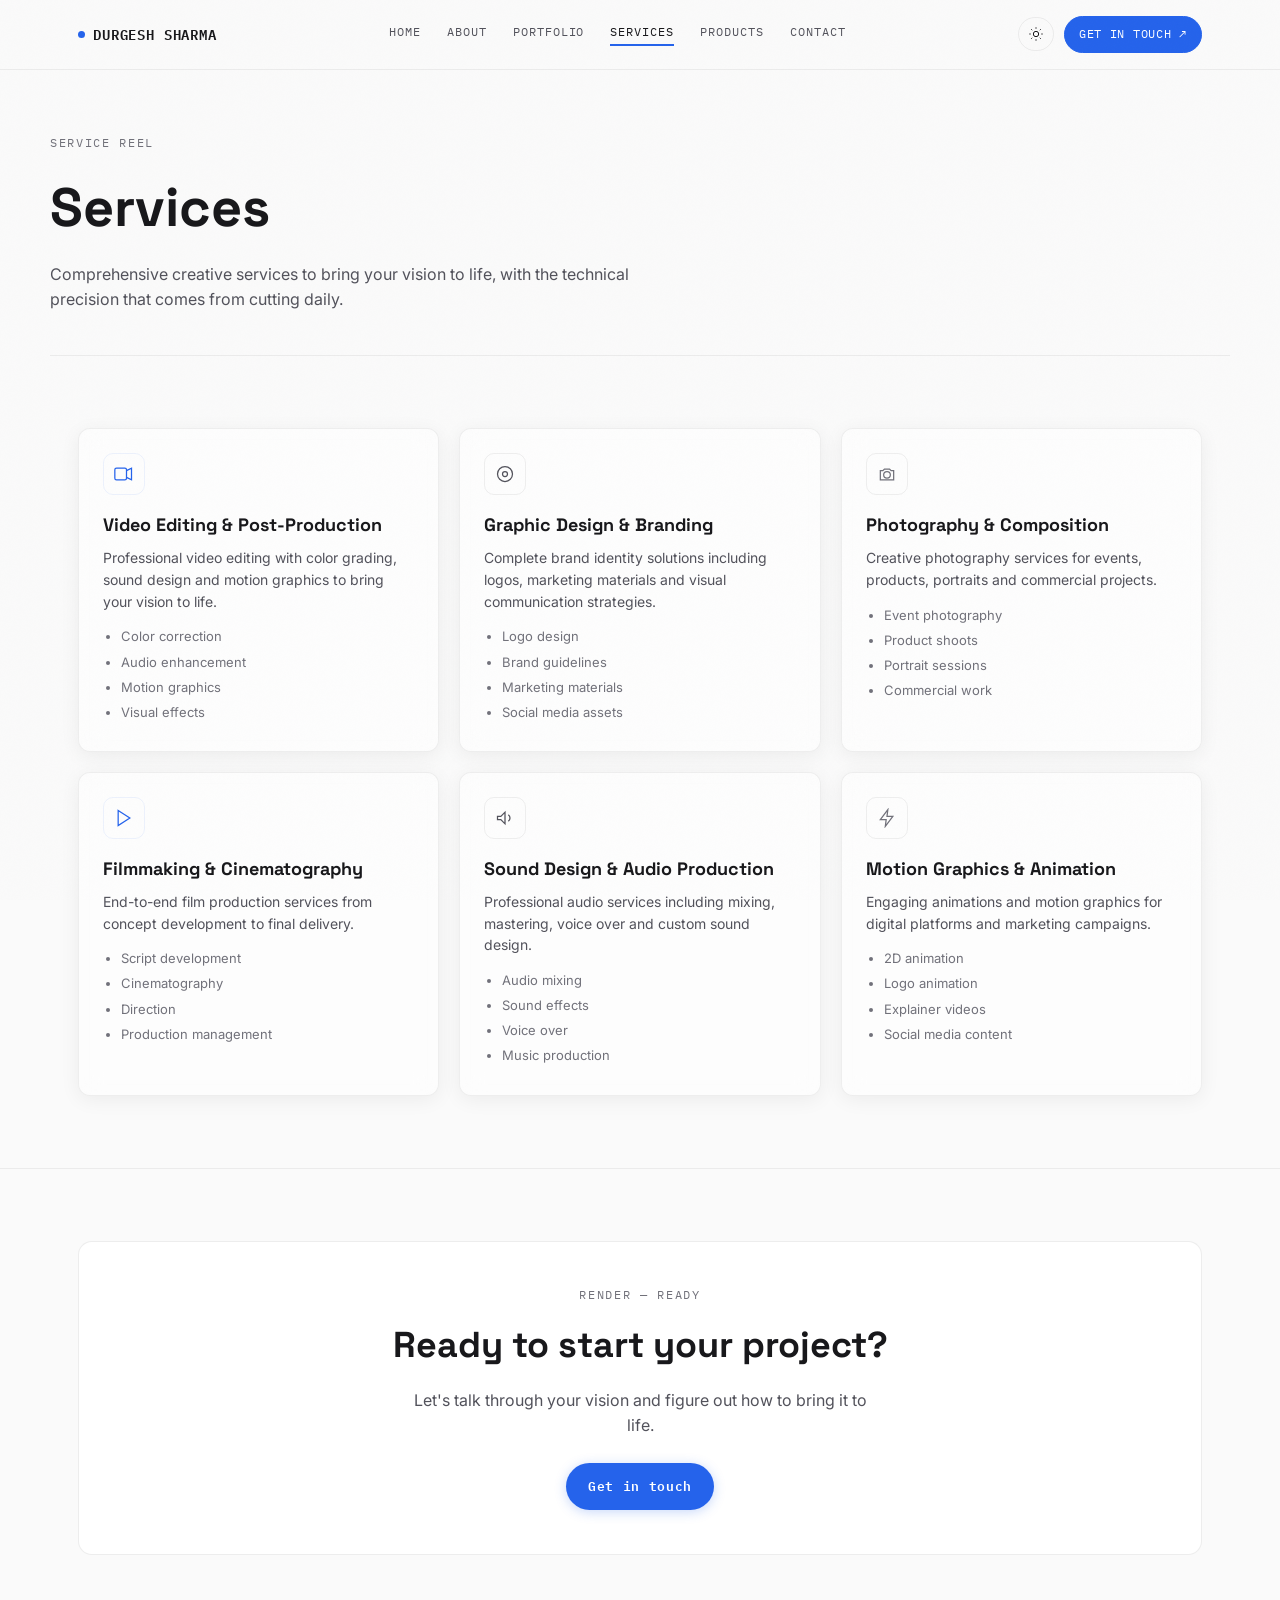
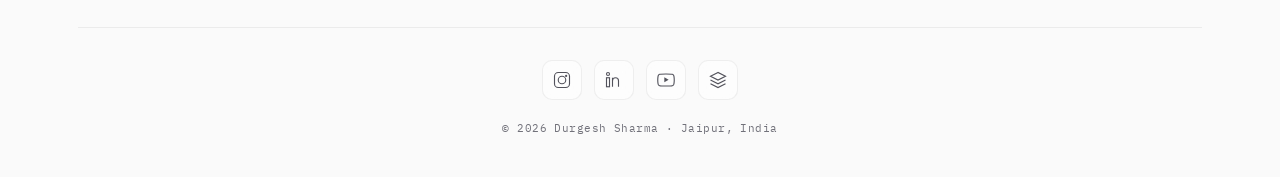
<file: services.html>
<!DOCTYPE html>
<html lang="en">
<head>
<meta charset="UTF-8">
<meta name="viewport" content="width=device-width, initial-scale=1.0">
<title>Services — Durgesh Sharma</title>
<link rel="preconnect" href="https://fonts.googleapis.com">
<link rel="preconnect" href="https://fonts.gstatic.com" crossorigin>
<link href="https://fonts.googleapis.com/css2?family=Space+Grotesk:wght@400;500;600;700&family=IBM+Plex+Mono:wght@400;500;600&family=Inter:wght@400;500;600&display=swap" rel="stylesheet">
<link rel="stylesheet" href="style.css">
</head>
<body>

<header class="nav">
  <div class="nav-inner">
    <a class="logo" href="index.html"><span class="dot"></span>DURGESH SHARMA</a>
    <nav class="links">
      <a href="index.html">Home</a>
      <a href="about.html">About</a>
      <a href="portfolio.html">Portfolio</a>
      <a href="services.html" class="active">Services</a>
      <a href="products.html">Products</a>
      <a href="contact.html">Contact</a>
    </nav>
    <div class="nav-controls">
      <button class="theme-toggle" id="theme-toggle" aria-label="Toggle light and dark theme">
        <svg class="icon-moon" viewBox="0 0 24 24" fill="none" stroke="currentColor" stroke-width="1.5"><path d="M21 12.79A9 9 0 1111.21 3 7 7 0 0021 12.79z"/></svg>
        <svg class="icon-sun" viewBox="0 0 24 24" fill="none" stroke="currentColor" stroke-width="1.5"><circle cx="12" cy="12" r="4"/><path d="M12 2v2M12 20v2M4.9 4.9l1.4 1.4M17.7 17.7l1.4 1.4M2 12h2M20 12h2M4.9 19.1l1.4-1.4M17.7 6.3l1.4-1.4"/></svg>
      </button>
      <a class="nav-cta" href="contact.html">Get in touch ↗</a>
      <button class="menu-toggle" aria-label="Toggle menu">☰</button>
    </div>
  </div>
</header>

<main>
  <section class="page-hero wrap">
    <div class="eyebrow">SERVICE REEL</div>
    <h1>Services</h1>
    <p>Comprehensive creative services to bring your vision to life, with the technical precision that comes from cutting daily.</p>
  </section>

  <section class="section">
    <div class="wrap">
      <div class="services-grid reveal">

        <div class="service-card c-ember">
          <div class="icon"><svg viewBox="0 0 24 24" fill="none" stroke="currentColor" stroke-width="1.5"><path d="M15 8l6-3v14l-6-3"/><rect x="1" y="5" width="14" height="14" rx="2"/></svg></div>
          <h3>Video Editing &amp; Post-Production</h3>
          <p>Professional video editing with color grading, sound design and motion graphics to bring your vision to life.</p>
          <ul><li>Color correction</li><li>Audio enhancement</li><li>Motion graphics</li><li>Visual effects</li></ul>
        </div>

        <div class="service-card c-teal">
          <div class="icon"><svg viewBox="0 0 24 24" fill="none" stroke="currentColor" stroke-width="1.5"><circle cx="12" cy="12" r="9"/><circle cx="12" cy="12" r="3"/></svg></div>
          <h3>Graphic Design &amp; Branding</h3>
          <p>Complete brand identity solutions including logos, marketing materials and visual communication strategies.</p>
          <ul><li>Logo design</li><li>Brand guidelines</li><li>Marketing materials</li><li>Social media assets</li></ul>
        </div>

        <div class="service-card c-amber">
          <div class="icon"><svg viewBox="0 0 24 24" fill="none" stroke="currentColor" stroke-width="1.5"><circle cx="12" cy="13" r="4"/><path d="M4 8h3l2-2h6l2 2h3v11H4z"/></svg></div>
          <h3>Photography &amp; Composition</h3>
          <p>Creative photography services for events, products, portraits and commercial projects.</p>
          <ul><li>Event photography</li><li>Product shoots</li><li>Portrait sessions</li><li>Commercial work</li></ul>
        </div>

        <div class="service-card c-ember">
          <div class="icon"><svg viewBox="0 0 24 24" fill="none" stroke="currentColor" stroke-width="1.5"><path d="M5 3l14 9-14 9z"/></svg></div>
          <h3>Filmmaking &amp; Cinematography</h3>
          <p>End-to-end film production services from concept development to final delivery.</p>
          <ul><li>Script development</li><li>Cinematography</li><li>Direction</li><li>Production management</li></ul>
        </div>

        <div class="service-card c-teal">
          <div class="icon"><svg viewBox="0 0 24 24" fill="none" stroke="currentColor" stroke-width="1.5"><path d="M3 10v4h4l5 5V5l-5 5H3z"/><path d="M16 8a5 5 0 010 8"/></svg></div>
          <h3>Sound Design &amp; Audio Production</h3>
          <p>Professional audio services including mixing, mastering, voice over and custom sound design.</p>
          <ul><li>Audio mixing</li><li>Sound effects</li><li>Voice over</li><li>Music production</li></ul>
        </div>

        <div class="service-card c-amber">
          <div class="icon"><svg viewBox="0 0 24 24" fill="none" stroke="currentColor" stroke-width="1.5"><path d="M13 2L4 14h7l-1 8 9-12h-7l1-8z"/></svg></div>
          <h3>Motion Graphics &amp; Animation</h3>
          <p>Engaging animations and motion graphics for digital platforms and marketing campaigns.</p>
          <ul><li>2D animation</li><li>Logo animation</li><li>Explainer videos</li><li>Social media content</li></ul>
        </div>

      </div>
    </div>
  </section>

  <section class="section">
    <div class="wrap">
      <div class="contact-panel reveal" style="background:var(--ink-900); border:1px solid var(--line); border-radius:14px; padding:44px; text-align:center;">
        <div class="eyebrow" style="justify-content:center; display:flex; margin-bottom:14px;">RENDER — READY</div>
        <h2 style="font-family:var(--display); font-size:clamp(26px,4vw,36px); margin:0 0 14px;">Ready to start your project?</h2>
        <p style="color:var(--body-text); max-width:480px; margin:0 auto 26px;">Let's talk through your vision and figure out how to bring it to life.</p>
        <a class="btn btn-solid" href="contact.html">Get in touch</a>
      </div>
    </div>
  </section>
</main>

<footer class="footer-enhanced">
  <div class="footer-inner">
    <div class="footer-divider"></div>
    <div class="footer-socials">
      <div class="social-bar">
        <a class="social-link" href="https://www.instagram.com/durgesharmafilm/" target="_blank" rel="noopener" aria-label="Instagram"><svg viewBox="0 0 24 24" fill="none" stroke="currentColor" stroke-width="1.5"><rect x="2" y="2" width="20" height="20" rx="5"/><circle cx="12" cy="12" r="5"/><circle cx="17.5" cy="6.5" r="1.5" fill="currentColor" stroke="none"/></svg></a>
        <a class="social-link" href="https://www.linkedin.com/in/durgesharmaa/" target="_blank" rel="noopener" aria-label="LinkedIn"><svg viewBox="0 0 24 24" fill="none" stroke="currentColor" stroke-width="1.5"><rect x="2" y="9" width="4" height="12"/><circle cx="4" cy="4" r="2"/><path d="M10 9v12M10 13a4 4 0 018 0v8"/></svg></a>
        <a class="social-link" href="https://www.youtube.com/@Durgesharmadesign" target="_blank" rel="noopener" aria-label="YouTube"><svg viewBox="0 0 24 24" fill="none" stroke="currentColor" stroke-width="1.5"><path d="M22.5 6.4a2.8 2.8 0 00-2-2C18.9 4 12 4 12 4s-6.9 0-8.5.4a2.8 2.8 0 00-2 2A29.3 29.3 0 001 12a29.3 29.3 0 00.5 5.6 2.8 2.8 0 002 2c1.6.4 8.5.4 8.5.4s6.9 0 8.5-.4a2.8 2.8 0 002-2A29.3 29.3 0 0023 12a29.3 29.3 0 00-.5-5.6z"/><path d="M9.75 15.02l5.75-3.27-5.75-3.27v6.54z" fill="currentColor" stroke="none"/></svg></a>
        <a class="social-link" href="https://durgesharma.myportfolio.com/" target="_blank" rel="noopener" aria-label="Adobe Portfolio"><svg viewBox="0 0 24 24" fill="none" stroke="currentColor" stroke-width="1.5"><path d="M12 2L2 7l10 5 10-5-10-5z"/><path d="M2 17l10 5 10-5"/><path d="M2 12l10 5 10-5"/></svg></a>
      </div>
    </div>
    <div class="footer-text">© <span class="yr"></span> Durgesh Sharma · Jaipur, India</div>
  </div>
</footer>

<script src="script.js"></script>
</body>
</html>
</file>
<file: style.css>
/* ============================================================
   DURGESH SHARMA — B&W GLASSMORPHISM THEME
   Primary: Black & White  |  Accent: Minimal Blue #2563eb
   ============================================================ */

:root{
  /* ---- dark mode (default) ---- */
  --ink-950:#09090b;
  --ink-900:#111113;
  --ink-850:#18181b;
  --line:rgba(255,255,255,.08);
  --paper:#f4f4f5;
  --paper-dim:#a1a1aa;
  --body-text:#a1a1aa;
  --accent:#2563eb;
  --accent-dim:rgba(37,99,235,.15);
  --accent-hover:#3b82f6;
  --steel:#71717a;
  --nav-bg:rgba(9,9,11,.72);
  --glass-bg:rgba(255,255,255,.03);
  --glass-border:rgba(255,255,255,.06);
  --glass-hover:rgba(255,255,255,.08);
  --grain-opacity:0.028;
  --display:'Space Grotesk', sans-serif;
  --mono:'IBM Plex Mono', monospace;
  --body:'Inter', sans-serif;
  --maxw:1180px;
  --shadow-card:0 4px 24px rgba(0,0,0,.35);
  --shadow-card-hover:0 12px 40px rgba(0,0,0,.5);
}

:root[data-theme="light"]{
  --ink-950:#fafafa;
  --ink-900:#ffffff;
  --ink-850:#f4f4f5;
  --line:rgba(0,0,0,.07);
  --paper:#18181b;
  --paper-dim:#52525b;
  --body-text:#52525b;
  --accent:#2563eb;
  --accent-dim:rgba(37,99,235,.08);
  --accent-hover:#1d4ed8;
  --steel:#71717a;
  --nav-bg:rgba(250,250,250,.72);
  --glass-bg:rgba(255,255,255,.55);
  --glass-border:rgba(0,0,0,.06);
  --glass-hover:rgba(255,255,255,.75);
  --grain-opacity:0.014;
  --shadow-card:0 4px 20px rgba(0,0,0,.06);
  --shadow-card-hover:0 12px 36px rgba(0,0,0,.1);
}

*{box-sizing:border-box;}
html{scroll-behavior:smooth;}
@media (prefers-reduced-motion: reduce){
  html{scroll-behavior:auto;}
  *{animation-duration:0.001ms !important; animation-iteration-count:1 !important; transition-duration:0.001ms !important;}
}

body{
  margin:0;
  background:var(--ink-950);
  color:var(--paper);
  font-family:var(--body);
  line-height:1.55;
  -webkit-font-smoothing:antialiased;
  transition:background .3s ease, color .3s ease;
  overflow-x:hidden;
}

/* grain overlay */
body::before{
  content:"";
  position:fixed; inset:0;
  pointer-events:none;
  z-index:999;
  opacity:var(--grain-opacity);
  background-image:url("data:image/svg+xml,%3Csvg xmlns='http://www.w3.org/2000/svg' width='120' height='120'%3E%3Cfilter id='n'%3E%3CfeTurbulence type='fractalNoise' baseFrequency='0.9' numOctaves='2' stitchTiles='stitch'/%3E%3C/filter%3E%3Crect width='100%25' height='100%25' filter='url(%23n)'/%3E%3C/svg%3E");
}

a{color:inherit;}
img{max-width:100%; display:block;}

.wrap{max-width:var(--maxw); margin:0 auto; padding:0 28px;}
.eyebrow{
  font-family:var(--mono); font-size:12px; letter-spacing:.14em; text-transform:uppercase;
  color:var(--steel);
}
.eyebrow .tc{color:var(--accent);}

/* ========== NAV (glassmorphism) ========== */
header.nav{
  position:sticky; top:0; z-index:50;
  background:var(--nav-bg);
  backdrop-filter:blur(20px); -webkit-backdrop-filter:blur(20px);
  border-bottom:1px solid var(--glass-border);
  transition:background .3s ease, border-color .3s ease;
}
.nav-inner{
  max-width:var(--maxw); margin:0 auto; padding:16px 28px;
  display:flex; align-items:center; justify-content:space-between;
}
.logo{
  font-family:var(--mono); font-weight:600; font-size:14px; letter-spacing:.06em;
  display:flex; align-items:center; gap:8px; text-decoration:none;
}
.logo .dot{
  width:7px; height:7px; border-radius:50%; background:var(--accent);
  animation:soft-blink 2.8s ease-in-out infinite;
}
nav.links{display:flex; gap:26px; font-family:var(--mono); font-size:12px; letter-spacing:.08em; text-transform:uppercase;}
nav.links a{text-decoration:none; color:var(--paper-dim); transition:color .2s; padding-bottom:3px; border-bottom:2px solid transparent;}
nav.links a:hover, nav.links a:focus-visible{color:var(--paper);}
nav.links a.active{color:var(--paper); border-bottom-color:var(--accent);}
.nav-cta{
  font-family:var(--mono); font-size:12px; letter-spacing:.06em; text-transform:uppercase;
  border:1px solid var(--accent); padding:8px 14px; border-radius:100px;
  text-decoration:none; color:#fff; white-space:nowrap;
  transition:border-color .2s, background .2s;
  background:var(--accent); backdrop-filter:blur(8px);
  animation:soft-blink 3.4s ease-in-out infinite;
}
.nav-cta:hover{border-color:var(--accent-hover); background:var(--accent-hover);}

@keyframes soft-blink{
  0%, 100%{opacity:1;}
  50%{opacity:.45;}
}
.menu-toggle{display:none; background:none; border:1px solid var(--glass-border); border-radius:8px; color:var(--paper); width:38px; height:34px; font-family:var(--mono); flex-shrink:0; cursor:pointer;}
.nav-controls{display:flex; align-items:center; gap:10px; flex-shrink:0;}
.theme-toggle{
  background:none; border:1px solid var(--glass-border); border-radius:100px;
  width:36px; height:34px; display:flex; align-items:center; justify-content:center;
  color:var(--paper); cursor:pointer; flex-shrink:0; padding:0; transition:border-color .2s;
}
.theme-toggle:hover{border-color:var(--paper-dim);}
.theme-toggle svg{width:16px; height:16px;}
.theme-toggle .icon-sun{display:none;}
:root[data-theme="light"] .theme-toggle .icon-moon{display:none;}
:root[data-theme="light"] .theme-toggle .icon-sun{display:block;}

@media (max-width:760px){
  nav.links{
    display:none; position:absolute; top:100%; left:0; right:0;
    flex-direction:column; gap:0;
    background:var(--nav-bg); backdrop-filter:blur(20px); -webkit-backdrop-filter:blur(20px);
    border-bottom:1px solid var(--glass-border);
  }
  nav.links.open{display:flex;}
  nav.links a{padding:14px 28px; border-bottom:1px solid var(--glass-border);}
  .nav-cta{display:none;}
  .menu-toggle{display:block;}
  .nav-inner{padding:14px 18px;}
}
@media (max-width:480px){
  .wrap{padding:0 18px;}
  .logo{font-size:12px;}
  .section{padding:52px 0;}
  .page-hero{padding:48px 0 32px;}
}

/* ========== BUTTONS (minimal blue) ========== */
.btn{
  font-family:var(--mono); font-size:13px; letter-spacing:.05em;
  padding:13px 22px; border-radius:100px; text-decoration:none;
  display:inline-flex; align-items:center; gap:8px; border:none; cursor:pointer;
  transition:transform .18s ease, background .2s, border-color .2s, box-shadow .2s;
}
.btn:hover{transform:translateY(-2px);}
.btn-solid{
  background:var(--accent); color:#fff; font-weight:600;
  box-shadow:0 2px 12px rgba(37,99,235,.25);
}
.btn-solid:hover{background:var(--accent-hover); box-shadow:0 4px 20px rgba(37,99,235,.35);}
.btn-ghost{
  border:1px solid var(--glass-border); color:var(--paper); background:var(--glass-bg);
  backdrop-filter:blur(8px);
}
.btn-ghost:hover{border-color:var(--paper-dim); background:var(--glass-hover);}

/* ========== PAGE HERO ========== */
.page-hero{padding:64px 0 44px; border-bottom:1px solid var(--glass-border);}
.page-hero h1{font-family:var(--display); font-size:clamp(34px,5vw,54px); margin:14px 0 12px;}
.page-hero p{max-width:600px; color:var(--body-text); font-size:16px; margin:0;}

/* ========== SECTIONS ========== */
.section{padding:72px 0;}
.section + .section{border-top:1px solid var(--glass-border);}
.sec-head{
  display:flex; justify-content:space-between; align-items:baseline;
  margin-bottom:34px; gap:20px; flex-wrap:wrap;
}
.sec-head h2{font-family:var(--display); font-size:clamp(26px,4vw,38px); margin:6px 0 0;}

.about-grid{display:grid; grid-template-columns:1.3fr 1fr; gap:56px;}
@media (max-width:800px){.about-grid{grid-template-columns:1fr; gap:36px;}}

/* ========== GLASS PANELS / CARDS ========== */
.panel{
  background:var(--glass-bg); border:1px solid var(--glass-border); border-radius:12px;
  padding:22px 24px;
  backdrop-filter:blur(16px); -webkit-backdrop-filter:blur(16px);
  box-shadow:var(--shadow-card);
}
.panel-title{
  font-family:var(--mono); font-size:11px; letter-spacing:.1em; text-transform:uppercase;
  color:var(--steel); margin-bottom:16px; padding-bottom:12px; border-bottom:1px solid var(--glass-border);
}
.kv{display:flex; justify-content:space-between; gap:12px; padding:9px 0; font-size:14px; border-bottom:1px solid var(--glass-border);}
.kv:last-child{border-bottom:none;}
.kv .k{font-family:var(--mono); font-size:11px; letter-spacing:.06em; text-transform:uppercase; color:var(--paper-dim); font-weight:500;}
.kv .v{text-align:right; color:var(--paper);}

/* ========== CHIPS ========== */
.chip-grid{display:grid; grid-template-columns:1fr 1fr; gap:12px;}
@media (max-width:560px){.chip-grid{grid-template-columns:1fr;}}
.chip{
  border:1px solid var(--glass-border); border-radius:8px; padding:14px 16px;
  font-family:var(--mono); font-size:13px; color:var(--paper);
  display:flex; align-items:center; gap:10px;
  background:var(--glass-bg); backdrop-filter:blur(8px);
}
.chip .dot{width:6px; height:6px; border-radius:50%; flex-shrink:0;}
.chip .dot.c-ember{background:var(--accent);}
.chip .dot.c-teal{background:var(--paper-dim);}
.chip .dot.c-amber{background:var(--steel);}

/* ========== STAT CARDS ========== */
.stat-grid{display:grid; grid-template-columns:repeat(3,1fr); gap:16px; margin-top:16px;}
@media (max-width:760px){.stat-grid{grid-template-columns:1fr;}}
.stat-card{
  border:1px solid var(--glass-border); border-radius:12px; padding:20px;
  background:var(--glass-bg); backdrop-filter:blur(12px);
  box-shadow:var(--shadow-card);
}
.stat-card .num{font-family:var(--display); font-size:28px; color:var(--accent);}
.stat-card .lbl{font-family:var(--mono); font-size:11px; letter-spacing:.08em; text-transform:uppercase; color:var(--steel); margin-top:4px;}
.stat-card p{font-size:13px; color:var(--body-text); margin:8px 0 0;}

/* ========== TIMELINE ========== */
.timeline{position:relative; padding-left:26px; border-left:1px solid var(--glass-border);}
.tl-item{position:relative; padding-bottom:32px;}
.tl-item:last-child{padding-bottom:0;}
.tl-item::before{
  content:""; position:absolute; left:-31px; top:4px; width:10px; height:10px;
  border-radius:2px; background:var(--accent); transform:rotate(45deg);
}
.tl-item .role{font-family:var(--display); font-size:17px; font-weight:600; margin:0 0 2px;}
.tl-item .org{color:var(--accent); font-size:14px; margin:0 0 2px;}
.tl-item .date{font-family:var(--mono); font-size:11px; color:var(--steel); letter-spacing:.05em; margin-bottom:8px;}
.tl-item p, .tl-item ul{color:var(--body-text); font-size:14px; margin:0;}
.tl-item ul{padding-left:18px; margin-top:6px;}
.tl-item li{margin-bottom:4px;}

/* ========== SERVICES (glassmorphism cards) ========== */
.services-grid{display:grid; grid-template-columns:repeat(3,1fr); gap:20px;}
@media (max-width:900px){.services-grid{grid-template-columns:1fr 1fr;}}
@media (max-width:600px){.services-grid{grid-template-columns:1fr;}}
.service-card{
  background:var(--glass-bg); border:1px solid var(--glass-border); border-radius:12px;
  padding:24px; transition:border-color .25s, transform .25s, box-shadow .25s;
  backdrop-filter:blur(12px); -webkit-backdrop-filter:blur(12px);
  box-shadow:var(--shadow-card);
}
.service-card:hover{transform:translateY(-4px); border-color:var(--paper-dim); box-shadow:var(--shadow-card-hover);}
.service-card .icon{
  width:42px; height:42px; border-radius:10px; display:flex; align-items:center; justify-content:center;
  margin-bottom:16px; border:1px solid var(--glass-border);
  color:var(--accent);
}
.service-card .icon svg{width:20px; height:20px;}
.service-card.c-ember .icon{color:var(--accent); border-color:var(--accent-dim);}
.service-card.c-teal .icon{color:var(--paper-dim); border-color:var(--glass-border);}
.service-card.c-amber .icon{color:var(--steel); border-color:var(--glass-border);}
.service-card h3{font-family:var(--display); font-size:18px; margin:0 0 8px;}
.service-card p{color:var(--body-text); font-size:14px; margin:0 0 14px;}
.service-card ul{margin:0; padding-left:18px; font-size:13px; color:var(--steel);}
.service-card li{margin-bottom:5px;}

/* ========== CLIP / WORK CARDS (glassmorphism) ========== */
.track{margin-bottom:52px;}
.track-label{
  display:flex; align-items:center; gap:10px; margin-bottom:16px;
  font-family:var(--mono); font-size:12px; letter-spacing:.1em; text-transform:uppercase; color:var(--steel);
}
.track-label .sw{width:10px; height:10px; border-radius:2px;}
.sw.c-ember{background:var(--accent);}
.sw.c-teal{background:var(--paper-dim);}
.sw.c-amber{background:var(--steel);}
.sw.c-steel{background:var(--steel);}
.track-label .name{color:var(--paper); font-weight:500;}

.clip-row{display:flex; gap:16px; overflow-x:auto; padding-bottom:10px; scroll-snap-type:x proximity;}
.clip-row::-webkit-scrollbar{height:6px;}
.clip-row::-webkit-scrollbar-thumb{background:var(--glass-border); border-radius:10px;}

.clip-card{
  flex:0 0 240px; scroll-snap-align:start;
  background:var(--glass-bg); border:1px solid var(--glass-border); border-radius:12px;
  padding:0; text-decoration:none; color:var(--paper); overflow:hidden;
  transition:border-color .25s, transform .25s, box-shadow .25s;
  backdrop-filter:blur(12px);
  box-shadow:var(--shadow-card);
}
.clip-card:hover{transform:translateY(-4px); box-shadow:var(--shadow-card-hover);}
.clip-card .bar{height:4px;}
.clip-card .bar.c-ember{background:var(--accent);}
.clip-card .bar.c-teal{background:var(--paper-dim);}
.clip-card .bar.c-amber{background:var(--steel);}
.clip-card .bar.c-steel{background:var(--steel);}
.clip-card .thumb{height:130px; background:var(--ink-850); display:flex; align-items:center; justify-content:center; position:relative; overflow:hidden; color:var(--steel);}
.clip-card .thumb img{width:100%; height:100%; object-fit:cover;}
.clip-card .thumb svg{width:30px; height:30px; opacity:.5;}
.clip-card .body{padding:14px 16px 16px;}
.clip-card .title{font-family:var(--display); font-size:16px; font-weight:600; margin:0 0 4px;}
.clip-card .meta{display:flex; justify-content:space-between; align-items:center; font-family:var(--mono); font-size:11px; color:var(--steel);}
.clip-card:hover .meta{color:var(--paper);}

/* ========== FEATURED GRID (glassmorphism) ========== */
.featured-grid{display:grid; grid-template-columns:repeat(3,1fr); gap:20px;}
@media (max-width:900px){.featured-grid{grid-template-columns:1fr 1fr;}}
@media (max-width:600px){.featured-grid{grid-template-columns:1fr;}}
.featured-card{
  position:relative; background:var(--glass-bg); border:1px solid var(--glass-border); border-radius:14px;
  overflow:hidden; text-decoration:none; color:var(--paper);
  transition:transform .25s, border-color .25s, box-shadow .25s;
  backdrop-filter:blur(12px);
  box-shadow:var(--shadow-card);
}
.featured-card:hover{transform:translateY(-5px); border-color:var(--paper-dim); box-shadow:var(--shadow-card-hover);}
.featured-card .rank{
  position:absolute; top:12px; left:12px; z-index:2;
  font-family:var(--mono); font-size:11px; font-weight:600;
  background:var(--accent); backdrop-filter:blur(8px);
  color:#fff; padding:4px 10px; border-radius:100px; letter-spacing:.06em;
}
.featured-card .bar{height:4px;}
.featured-card .thumb{height:160px; background:var(--ink-850); display:flex; align-items:center; justify-content:center; color:var(--steel);}
.featured-card .thumb img{width:100%; height:100%; object-fit:cover;}
.featured-card .thumb svg{width:34px; height:34px; opacity:.5;}
.featured-card .body{padding:16px 18px 18px;}
.featured-card .title{font-family:var(--display); font-size:17px; font-weight:600; margin:0 0 4px;}
.featured-card .meta{font-family:var(--mono); font-size:11px; color:var(--steel); display:flex; justify-content:space-between;}

/* ========== CONTACT ========== */
.contact-grid{display:grid; grid-template-columns:1fr 1.2fr; gap:28px;}
@media (max-width:800px){.contact-grid{grid-template-columns:1fr;}}
.info-card{
  display:flex; gap:14px; align-items:flex-start;
  background:var(--glass-bg); backdrop-filter:blur(12px);
  border:1px solid var(--glass-border); border-radius:12px; padding:18px; margin-bottom:14px;
  box-shadow:var(--shadow-card);
}
.info-card .icon{width:36px; height:36px; border-radius:8px; border:1px solid var(--glass-border); display:flex; align-items:center; justify-content:center; flex-shrink:0; color:var(--accent);}
.info-card .icon svg{width:17px; height:17px;}
.info-card .lbl{font-family:var(--mono); font-size:11px; letter-spacing:.08em; text-transform:uppercase; color:var(--steel); margin-bottom:3px;}
.info-card .val{font-size:14px; color:var(--paper);}
.info-card .val a{text-decoration:none; border-bottom:1px solid var(--glass-border); transition:border-color .2s;}
.info-card .val a:hover{border-color:var(--accent);}

.collab-panel{
  background:var(--glass-bg); border:1px solid var(--glass-border); border-radius:12px;
  padding:20px; margin-top:4px;
  backdrop-filter:blur(12px);
  box-shadow:var(--shadow-card);
}
.collab-panel h3{font-family:var(--display); font-size:16px; margin:0 0 8px; color:var(--accent);}
.collab-panel p{font-size:14px; color:var(--body-text); margin:0;}

.form-panel{
  background:var(--glass-bg); border:1px solid var(--glass-border); border-radius:12px;
  padding:26px;
  backdrop-filter:blur(16px); -webkit-backdrop-filter:blur(16px);
  box-shadow:var(--shadow-card);
}
.form-row{display:grid; grid-template-columns:1fr 1fr; gap:14px;}
@media (max-width:520px){.form-row{grid-template-columns:1fr;}}
.field{margin-bottom:16px;}
.field label{display:block; font-family:var(--mono); font-size:11px; letter-spacing:.06em; text-transform:uppercase; color:var(--steel); margin-bottom:7px;}
.field input, .field textarea{
  width:100%; background:var(--ink-850); border:1px solid var(--glass-border); border-radius:8px;
  padding:11px 13px; color:var(--paper); font-family:var(--body); font-size:14px;
  transition:border-color .2s;
}
.field input::placeholder, .field textarea::placeholder{color:var(--steel);}
.field input:focus, .field textarea:focus{outline:none; border-color:var(--accent); box-shadow:0 0 0 3px var(--accent-dim);}
.field textarea{resize:vertical; min-height:110px;}
.form-msg{font-family:var(--mono); font-size:12px; margin-top:10px; color:var(--accent); display:none;}
.form-msg.show{display:block;}

/* ========== OLD FOOTER (fallback) ========== */
footer{padding:26px 0 40px; text-align:center; font-family:var(--mono); font-size:11px; color:var(--steel); letter-spacing:.04em;}
footer a{color:var(--paper-dim); text-decoration:underline; text-underline-offset:3px;}

/* ========== REVEAL ANIMATION ========== */
.reveal{opacity:0; transform:translateY(18px); transition:opacity .6s ease, transform .6s ease;}
.reveal.in{opacity:1; transform:none;}

:focus-visible{outline:2px solid var(--accent); outline-offset:2px;}

/* ========== ANIMATED COUNTERS (glassmorphism) ========== */
.counter-strip{
  display:grid; grid-template-columns:repeat(4,1fr); gap:20px;
  padding:72px 0;
}
@media (max-width:800px){.counter-strip{grid-template-columns:repeat(2,1fr);}}
@media (max-width:480px){.counter-strip{grid-template-columns:1fr; gap:16px;}}
.counter-item{
  text-align:center; padding:32px 20px;
  background:var(--glass-bg); border:1px solid var(--glass-border); border-radius:14px;
  position:relative; overflow:hidden;
  transition:border-color .3s, transform .3s, box-shadow .3s;
  backdrop-filter:blur(12px); -webkit-backdrop-filter:blur(12px);
  box-shadow:var(--shadow-card);
}
.counter-item:hover{transform:translateY(-4px); border-color:var(--paper-dim); box-shadow:var(--shadow-card-hover);}
.counter-item::before{
  content:""; position:absolute; top:-50%; left:-50%; width:200%; height:200%;
  background:radial-gradient(circle at center, var(--accent) 0%, transparent 70%);
  opacity:0; transition:opacity .4s;
  pointer-events:none;
}
.counter-item:hover::before{opacity:.06;}
.counter-item .counter-num{
  font-family:var(--display); font-size:clamp(36px,5vw,52px); font-weight:700;
  color:var(--paper); line-height:1; margin-bottom:4px;
  display:flex; align-items:baseline; justify-content:center; gap:2px;
}
.counter-item .counter-num .counter-suffix{
  font-size:clamp(22px,3vw,32px); color:var(--accent); font-weight:600;
}
.counter-item .counter-label{
  font-family:var(--mono); font-size:11px; letter-spacing:.1em;
  text-transform:uppercase; color:var(--steel); margin-top:8px;
}
.counter-item .counter-icon{
  width:40px; height:40px; border-radius:10px; margin:0 auto 14px;
  display:flex; align-items:center; justify-content:center;
  border:1px solid var(--glass-border); color:var(--accent);
  transition:border-color .3s;
}
.counter-item:hover .counter-icon{border-color:var(--accent-dim);}
.counter-item .counter-icon svg{width:18px; height:18px;}

/* ========== PRODUCTS (glassmorphism) ========== */
.products-grid{display:grid; grid-template-columns:repeat(3,1fr); gap:20px;}
@media (max-width:900px){.products-grid{grid-template-columns:1fr 1fr;}}
@media (max-width:600px){.products-grid{grid-template-columns:1fr;}}
.product-card{
  background:var(--glass-bg); border:1px solid var(--glass-border); border-radius:14px;
  overflow:hidden; text-decoration:none; color:var(--paper);
  transition:transform .25s, border-color .25s, box-shadow .25s;
  display:flex; flex-direction:column;
  backdrop-filter:blur(12px); -webkit-backdrop-filter:blur(12px);
  box-shadow:var(--shadow-card);
}
.product-card:hover{
  transform:translateY(-6px); border-color:var(--paper-dim);
  box-shadow:var(--shadow-card-hover);
}
.product-card .product-thumb{
  height:160px; background:var(--ink-850); display:flex;
  align-items:center; justify-content:center; position:relative;
  overflow:hidden;
}
.product-card .product-thumb svg{width:40px; height:40px; color:var(--steel); opacity:.5;}
.product-card .product-thumb img{width:100%; height:100%; object-fit:cover;}
.product-card .product-badge{
  position:absolute; top:12px; right:12px;
  font-family:var(--mono); font-size:10px; letter-spacing:.06em;
  text-transform:uppercase; padding:4px 10px; border-radius:100px;
  background:var(--accent); color:#fff; font-weight:600;
}
.product-card .product-badge.coming{background:var(--steel); color:var(--paper);}
.product-card .product-body{padding:18px 20px 20px; flex:1; display:flex; flex-direction:column;}
.product-card .product-type{
  font-family:var(--mono); font-size:10px; letter-spacing:.08em;
  text-transform:uppercase; color:var(--accent); margin-bottom:6px;
}
.product-card .product-name{
  font-family:var(--display); font-size:18px; font-weight:600; margin:0 0 8px;
}
.product-card .product-desc{
  font-size:14px; color:var(--body-text); margin:0 0 16px; flex:1;
}
.product-card .product-footer{
  display:flex; justify-content:space-between; align-items:center;
  padding-top:14px; border-top:1px solid var(--glass-border);
}
.product-card .product-price{
  font-family:var(--display); font-size:16px; font-weight:600; color:var(--paper);
}
.product-card .product-cta{
  font-family:var(--mono); font-size:11px; letter-spacing:.05em;
  text-transform:uppercase; color:var(--accent);
  display:flex; align-items:center; gap:4px;
}
.product-card:hover .product-cta{text-decoration:underline;}

/* ========== PROFILE PHOTO ========== */
.profile-photo-wrap{
  position:relative; width:100%; max-width:320px; margin:0 auto 20px;
  border-radius:16px; overflow:hidden;
}
.profile-photo-wrap.circle{
  border-radius:50%; max-width:260px;
}
.profile-photo-wrap::before{
  content:""; position:absolute; inset:-2px;
  border-radius:inherit;
  background:linear-gradient(135deg, var(--accent), var(--paper-dim), var(--steel));
  z-index:0; opacity:.5;
}
.profile-photo-wrap img{
  position:relative; z-index:1; width:100%; border-radius:inherit;
  display:block; aspect-ratio:1/1; object-fit:cover; object-position:center top;
}
.profile-photo-wrap .photo-overlay{
  position:absolute; inset:0; z-index:2;
  background:linear-gradient(180deg, transparent 50%, rgba(9,9,11,.7) 100%);
  border-radius:inherit; pointer-events:none;
}

/* The home image is a transparent cutout, so it should inherit the active page theme. */
.home-profile-photo::before{
  display:none;
}

/* ========== SOCIAL ICONS ========== */
.social-bar{
  display:flex; gap:12px; align-items:center; justify-content:center;
  flex-wrap:wrap;
}
.social-link{
  width:40px; height:40px; border-radius:10px;
  border:1px solid var(--glass-border); display:flex; align-items:center; justify-content:center;
  color:var(--paper-dim); text-decoration:none;
  transition:border-color .25s, color .25s, transform .25s, background .25s;
  background:var(--glass-bg); backdrop-filter:blur(8px);
}
.social-link:hover{
  border-color:var(--accent); color:var(--accent);
  transform:translateY(-3px); background:var(--accent-dim);
}
.social-link svg{width:18px; height:18px;}

/* ========== ENHANCED FOOTER ========== */
.footer-enhanced{
  padding:0 0 40px; text-align:center;
  font-family:var(--mono); font-size:11px; color:var(--steel); letter-spacing:.04em;
}
.footer-inner{
  max-width:var(--maxw); margin:0 auto; padding:0 28px;
}
.footer-divider{
  height:1px; background:var(--glass-border); margin-bottom:32px;
}
.footer-socials{
  margin-bottom:20px;
}
.footer-text{
  color:var(--steel);
}
.footer-text a{color:var(--paper-dim); text-decoration:underline; text-underline-offset:3px;}

/* ========== HERO NAME HIGHLIGHT ========== */
.hero-heading{
  font-family:var(--display); font-weight:700;
  font-size:clamp(40px,7vw,80px); line-height:1.05;
  letter-spacing:-0.02em; margin:18px 0 20px;
}
.hero-name{
  color:var(--accent);
}

/* ========== RESPONSIVE HOME HERO ========== */
.hero-layout{
  display:flex; gap:48px; align-items:center; flex-wrap:wrap;
}
.hero-copy{
  flex:1 1 300px;
  min-width:0;
}
.hero-visual{
  flex:0 1 420px;
  width:min(100%, 420px);
}
.home-profile-photo{
  width:100%; max-width:420px;
}

/* ========== MOBILE / TABLET REFINEMENTS ========== */
@media (max-width:760px){
  .nav-inner{gap:10px;}
  nav.links{max-height:calc(100vh - 64px); overflow-y:auto;}

  .hero{padding:64px 0 48px !important;}
  .hero-layout{flex-direction:column; align-items:stretch; gap:28px;}
  .hero-visual{width:min(100%, 360px); margin:0 auto;}
  .home-profile-photo{max-width:360px; margin:0 auto;}
  .hero-heading{font-size:clamp(42px, 14vw, 60px); margin:14px 0 16px;}
  .hero-copy > p{font-size:16px !important; margin-bottom:26px !important;}

  .home-stats{margin-top:36px !important; padding:16px !important;}
  .home-stats > div{
    flex:1 1 50% !important; min-width:50% !important;
    padding:12px !important; border-left:none !important;
  }
  .home-stats > div:nth-child(even){border-left:1px solid var(--line) !important;}
  .home-stats > div:nth-child(n+3){border-top:1px solid var(--line);}

  .section{padding:56px 0;}
  .panel{padding:20px;}
  .form-panel{padding:22px 20px;}
  .contact-panel{padding:28px 20px !important;}
  .footer-inner{padding:0 18px;}
}

@media (max-width:480px){
  .nav-inner{padding:13px 16px;}
  .logo{font-size:11px; letter-spacing:.045em; gap:6px;}
  .theme-toggle{width:34px; height:32px;}
  .menu-toggle{width:36px; height:32px;}
  .page-hero h1{font-size:clamp(32px, 10vw, 42px);}
  .page-hero p{font-size:15px;}
  .sec-head{margin-bottom:26px;}
  .btn{width:100%; justify-content:center;}
  .social-big-link{padding:26px 18px;}
  .clip-card{flex-basis:min(82vw, 280px);}
}

@media (max-width:360px){
  .home-stats > div{
    flex-basis:100% !important; min-width:100% !important;
    border-left:none !important; border-top:1px solid var(--line) !important;
  }
  .home-stats > div:first-child{border-top:none !important;}
  .hero-heading{font-size:40px;}
}

/* ========== COMPANY LOGO MARQUEE ========== */
.marquee-wrap{
  width:100%; overflow:hidden; position:relative;
  mask-image:linear-gradient(90deg, transparent 0%, black 10%, black 90%, transparent 100%);
  -webkit-mask-image:linear-gradient(90deg, transparent 0%, black 10%, black 90%, transparent 100%);
}
.marquee-track{
  display:flex; gap:60px; width:max-content;
  animation:marquee-scroll 25s linear infinite;
}
@keyframes marquee-scroll{
  0%{transform:translateX(0);}
  100%{transform:translateX(-50%);}
}
.marquee-logo{
  flex-shrink:0; display:flex; align-items:center; justify-content:center;
  height:40px; color:var(--paper-dim); opacity:.5;
  transition:opacity .3s;
}
.marquee-logo:hover{opacity:1;}
.marquee-logo svg{height:40px; width:auto;}

/* ========== REVIEWS / TESTIMONIALS ========== */
.reviews-grid{
  display:grid; grid-template-columns:repeat(3,1fr); gap:20px;
}
@media (max-width:900px){.reviews-grid{grid-template-columns:1fr;}}
.review-card{
  background:var(--glass-bg); border:1px solid var(--glass-border); border-radius:14px;
  padding:28px 24px; position:relative;
  backdrop-filter:blur(12px); -webkit-backdrop-filter:blur(12px);
  box-shadow:var(--shadow-card);
  transition:transform .25s, border-color .25s, box-shadow .25s;
}
.review-card:hover{
  transform:translateY(-4px); border-color:var(--paper-dim);
  box-shadow:var(--shadow-card-hover);
}
.review-stars{
  color:var(--accent); font-size:16px; letter-spacing:2px; margin-bottom:14px;
}
.review-text{
  font-size:15px; color:var(--body-text); line-height:1.65; margin:0 0 20px;
  font-style:italic;
}
.review-author{
  display:flex; align-items:center; gap:12px;
}
.review-avatar{
  width:40px; height:40px; border-radius:10px;
  background:var(--accent-dim); color:var(--accent);
  display:flex; align-items:center; justify-content:center;
  font-family:var(--mono); font-size:13px; font-weight:600;
  border:1px solid var(--glass-border); flex-shrink:0;
}
.review-name{
  font-family:var(--display); font-size:15px; font-weight:600; color:var(--paper);
}
.review-role{
  font-family:var(--mono); font-size:11px; color:var(--steel); letter-spacing:.04em;
  margin-top:2px;
}

/* ========== BIG SOCIAL ICONS ========== */
.social-big-grid{
  display:grid; grid-template-columns:repeat(3,1fr); gap:20px;
  max-width:700px; margin:0 auto;
}
@media (max-width:600px){.social-big-grid{grid-template-columns:1fr;}}
.social-big-link{
  background:var(--glass-bg); border:1px solid var(--glass-border); border-radius:16px;
  padding:32px 20px; text-decoration:none; color:var(--paper);
  display:flex; flex-direction:column; align-items:center; gap:10px;
  backdrop-filter:blur(12px); -webkit-backdrop-filter:blur(12px);
  box-shadow:var(--shadow-card);
  transition:transform .25s, border-color .25s, box-shadow .25s, background .25s;
}
.social-big-link:hover{
  transform:translateY(-6px); border-color:var(--accent);
  box-shadow:var(--shadow-card-hover); background:var(--accent-dim);
}
.social-big-icon{
  width:56px; height:56px; border-radius:14px;
  border:1px solid var(--glass-border); display:flex; align-items:center; justify-content:center;
  color:var(--paper-dim); transition:color .25s, border-color .25s;
}
.social-big-link:hover .social-big-icon{color:var(--accent); border-color:var(--accent);}
.social-big-icon svg{width:28px; height:28px;}
.social-big-label{
  font-family:var(--display); font-size:17px; font-weight:600;
}
.social-big-handle{
  font-family:var(--mono); font-size:12px; color:var(--steel); letter-spacing:.03em;
}
</file>
